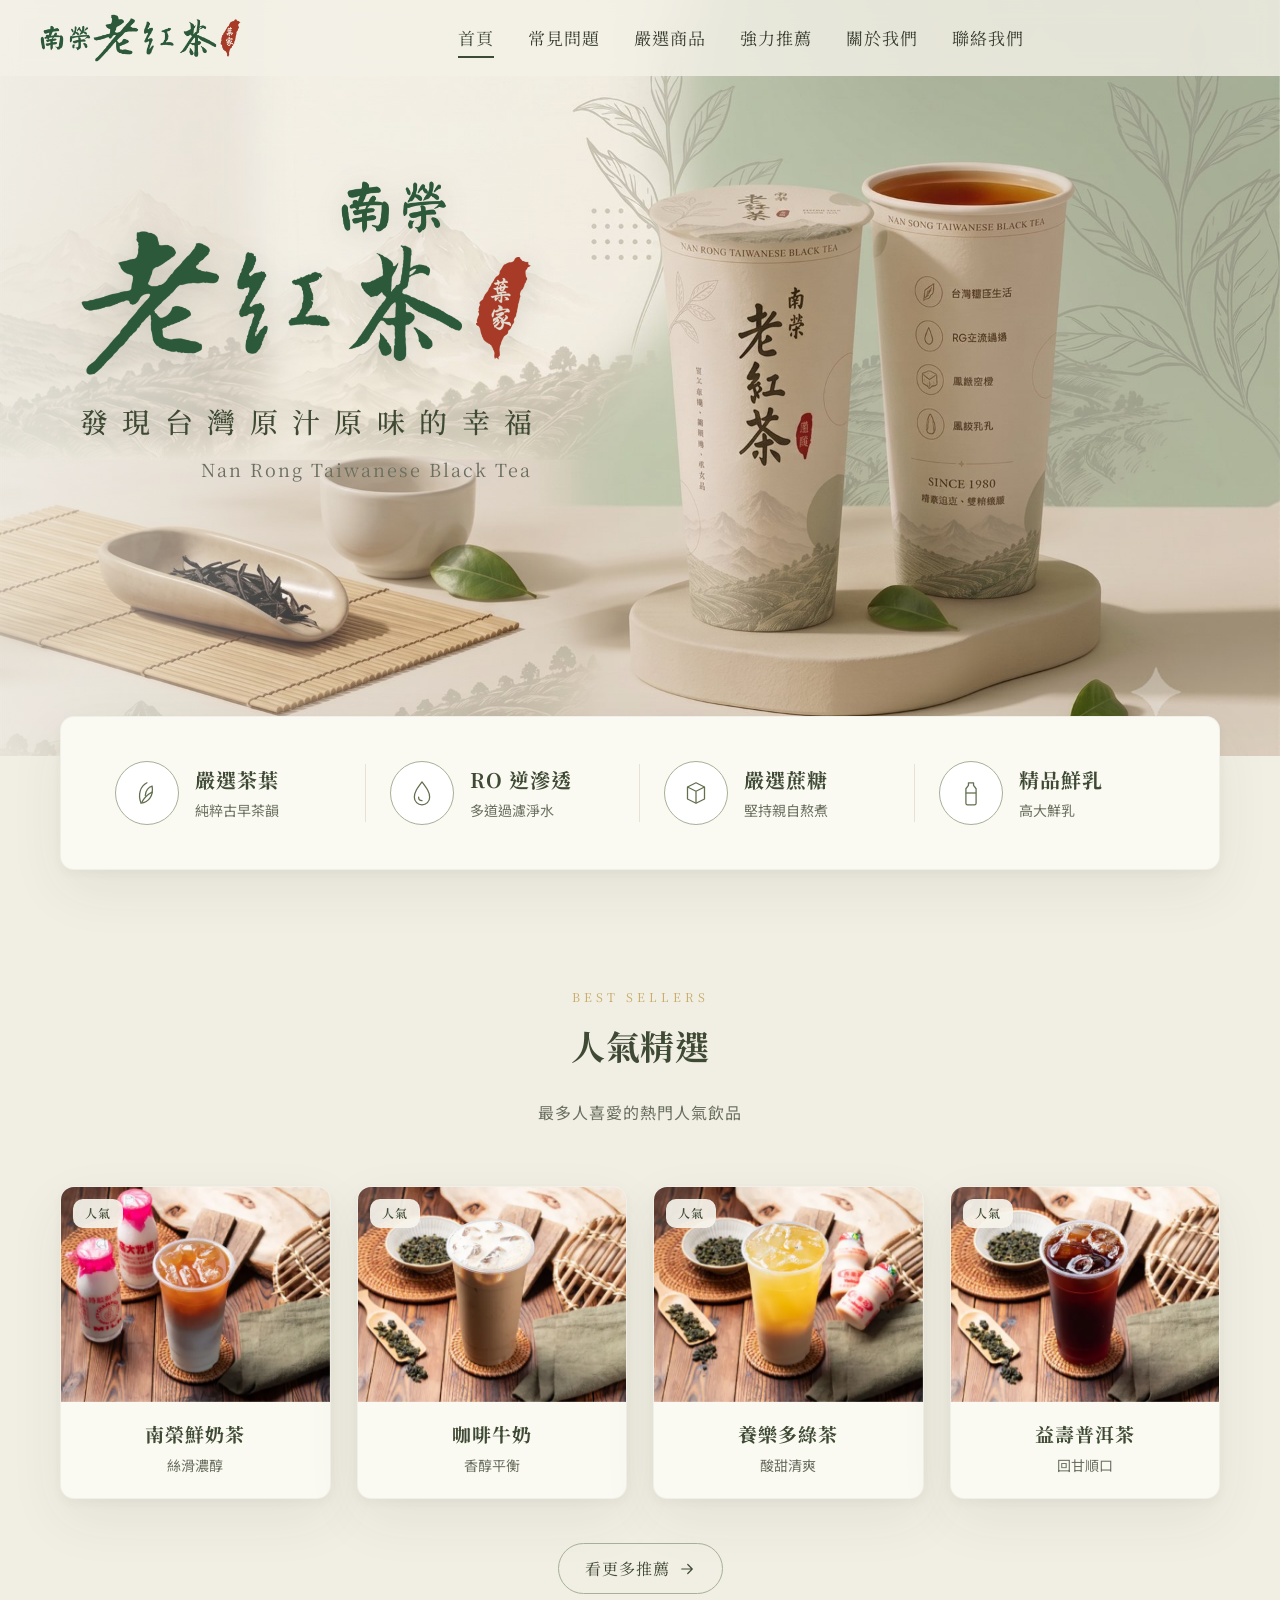
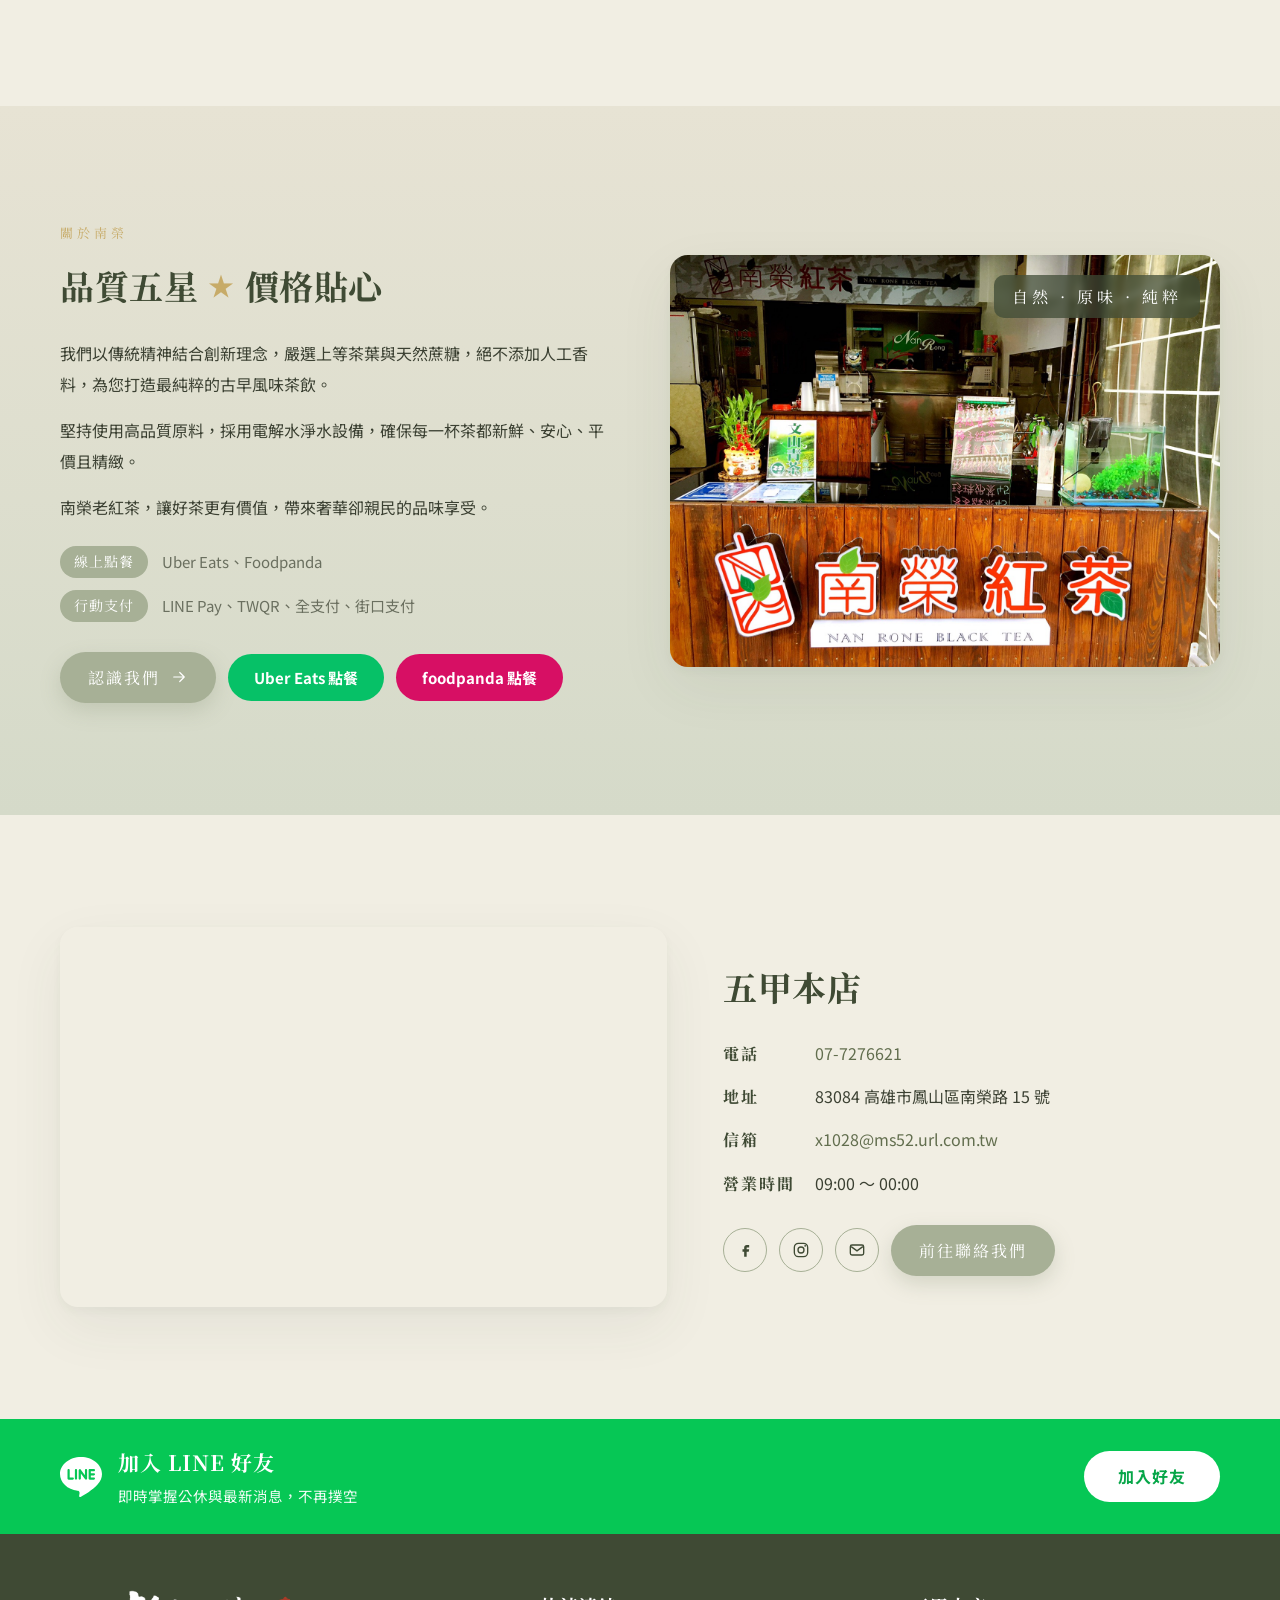
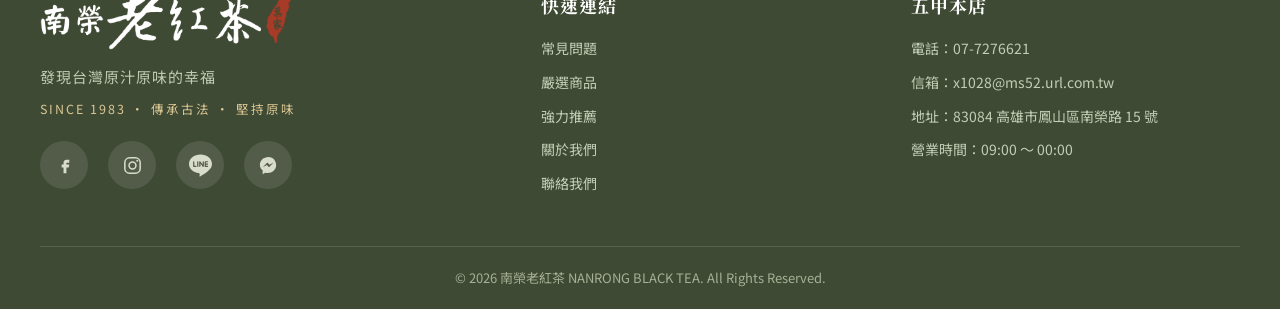
<file: index.html>
<!DOCTYPE html>
<html lang="zh-Hant">
<head>
  <meta charset="UTF-8">
  <meta name="viewport" content="width=device-width, initial-scale=1.0">
  <title>南榮老紅茶 | 發現台灣原汁原味的幸福</title>
  <meta name="description" content="南榮老紅茶 - 40年老店，古早味紅茶，堅持傳統工法，嚴選上等好茶，用心製作精品茶飲。五甲本店位於高雄市鳳山區南榮路15號。">
  <link rel="icon" href="images/logo.svg">
  <link rel="canonical" href="https://www.nanrongtea.com.tw/">
  <!-- Open Graph / 社群分享 -->
  <meta property="og:type" content="website">
  <meta property="og:site_name" content="南榮老紅茶">
  <meta property="og:locale" content="zh_TW">
  <meta property="og:title" content="南榮老紅茶 | 發現台灣原汁原味的幸福">
  <meta property="og:description" content="40年老店，古早味紅茶，堅持傳統工法，嚴選上等好茶。五甲本店位於高雄市鳳山區南榮路15號。">
  <meta property="og:image" content="https://www.nanrongtea.com.tw/images/og-cover.jpg">
  <meta property="og:url" content="https://www.nanrongtea.com.tw/">
  <meta name="twitter:card" content="summary_large_image">
  <link rel="preconnect" href="https://fonts.googleapis.com">
  <link rel="preconnect" href="https://fonts.gstatic.com" crossorigin>
  <link href="https://fonts.googleapis.com/css2?family=Noto+Serif+TC:wght@400;500;600;700;900&family=Noto+Sans+TC:wght@300;400;500;700&display=swap" rel="stylesheet">
  <link rel="stylesheet" href="css/style.css">
  <!-- 結構化資料 / Google 商家 -->
  <script type="application/ld+json">
  {
    "@context": "https://schema.org",
    "@type": "CafeOrCoffeeShop",
    "name": "南榮老紅茶",
    "alternateName": "南榮紅茶 五甲本店",
    "description": "40年老店，古早味紅茶，堅持傳統工法，嚴選上等好茶，用心製作精品茶飲。",
    "url": "https://www.nanrongtea.com.tw/",
    "logo": "https://www.nanrongtea.com.tw/images/logo-official.png",
    "image": "https://www.nanrongtea.com.tw/images/og-cover.jpg",
    "telephone": "+886-7-727-6621",
    "email": "x1028@ms52.url.com.tw",
    "priceRange": "$",
    "servesCuisine": "茶飲",
    "foundingDate": "1983",
    "address": {
      "@type": "PostalAddress",
      "streetAddress": "南榮路15號",
      "addressLocality": "鳳山區",
      "addressRegion": "高雄市",
      "postalCode": "83084",
      "addressCountry": "TW"
    },
    "geo": {
      "@type": "GeoCoordinates",
      "latitude": 22.5991294,
      "longitude": 120.3325531
    },
    "openingHoursSpecification": {
      "@type": "OpeningHoursSpecification",
      "dayOfWeek": ["Monday","Tuesday","Wednesday","Thursday","Friday","Saturday","Sunday"],
      "opens": "09:00",
      "closes": "00:00"
    },
    "sameAs": [
      "https://www.facebook.com/profile.php?id=61574625446759",
      "https://www.instagram.com/nan.rong.black.tea/"
    ]
  }
  </script>
</head>
<body>

  <div id="site-header"></div>

  <!-- ===== Hero（滿版主視覺）===== -->
  <section class="hero" id="home">
    <div class="hero-inner">
      <div class="hero-copy">
        <div class="hero-title">
          <img src="images/hero-vertical.png" alt="南榮老紅茶" class="hero-title-img">
        </div>
        <p class="hero-slogan">發現台灣原汁原味的幸福</p>
        <p class="hero-en">Nan Rong Taiwanese Black Tea</p>
      </div>
    </div>
  </section>

  <!-- ===== Features（四大堅持，呼應杯身）===== -->
  <section class="features">
    <div class="features-card">
      <div class="feature">
        <span class="feature-icon">
          <svg viewBox="0 0 40 40" width="34" height="34"><path d="M20 8C12 12 9 22 13 32c9-1 15-9 13-20-4 1-8 5-8 11" fill="none" stroke="currentColor" stroke-width="1.5" stroke-linecap="round"/><path d="M14 31c3-6 8-10 12-12" fill="none" stroke="currentColor" stroke-width="1.5" stroke-linecap="round"/></svg>
        </span>
        <div class="feature-text">
          <h3>嚴選茶葉</h3>
          <p>純粹古早茶韻</p>
        </div>
      </div>
      <div class="feature">
        <span class="feature-icon">
          <svg viewBox="0 0 40 40" width="34" height="34"><path d="M20 7c6 8 9 12 9 18a9 9 0 0 1-18 0c0-6 3-10 9-18z" fill="none" stroke="currentColor" stroke-width="1.5" stroke-linejoin="round"/><path d="M16 25a4 4 0 0 0 4 4" fill="none" stroke="currentColor" stroke-width="1.5" stroke-linecap="round"/></svg>
        </span>
        <div class="feature-text">
          <h3>RO 逆滲透</h3>
          <p>多道過濾淨水</p>
        </div>
      </div>
      <div class="feature">
        <span class="feature-icon">
          <svg viewBox="0 0 40 40" width="34" height="34"><path d="M20 8l10 5v14l-10 5-10-5V13z" fill="none" stroke="currentColor" stroke-width="1.5" stroke-linejoin="round"/><path d="M10 13l10 5 10-5M20 18v14" fill="none" stroke="currentColor" stroke-width="1.5" stroke-linejoin="round"/></svg>
        </span>
        <div class="feature-text">
          <h3>嚴選蔗糖</h3>
          <p>堅持親自熬煮</p>
        </div>
      </div>
      <div class="feature">
        <span class="feature-icon">
          <svg viewBox="0 0 40 40" width="34" height="34"><path d="M17 8h6v3l3 4v17a2 2 0 0 1-2 2H16a2 2 0 0 1-2-2V15l3-4z" fill="none" stroke="currentColor" stroke-width="1.5" stroke-linejoin="round"/><path d="M14 20h12" fill="none" stroke="currentColor" stroke-width="1.5"/></svg>
        </span>
        <div class="feature-text">
          <h3>精品鮮乳</h3>
          <p>高大鮮乳</p>
        </div>
      </div>
    </div>
  </section>

  <!-- ===== 人氣精選（兩大平台整合）===== -->
  <section class="ranking">
    <div class="section-head">
      <span class="section-eyebrow">Best Sellers</span>
      <h2 class="section-title center">人氣精選</h2>
      <p class="section-desc">最多人喜愛的熱門人氣飲品</p>
    </div>
    <div class="pop-grid">
      <div class="pop-card"><div class="pop-img"><img src="images/fp-milktea.jpg" alt="南榮鮮奶茶"><span class="pop-tag">人氣</span></div><h3>南榮鮮奶茶</h3><p>絲滑濃醇</p></div>
      <div class="pop-card"><div class="pop-img"><img src="images/fp-coffee.jpg" alt="咖啡牛奶"><span class="pop-tag">人氣</span></div><h3>咖啡牛奶</h3><p>香醇平衡</p></div>
      <div class="pop-card"><div class="pop-img"><img src="images/fp-yakult.jpg" alt="養樂多綠茶"><span class="pop-tag">人氣</span></div><h3>養樂多綠茶</h3><p>酸甜清爽</p></div>
      <div class="pop-card"><div class="pop-img"><img src="images/fp-puer.jpg" alt="益壽普洱茶"><span class="pop-tag">人氣</span></div><h3>益壽普洱茶</h3><p>回甘順口</p></div>
    </div>
    <div class="section-cta">
      <a href="recommend.html" class="btn-outline">看更多推薦
        <svg viewBox="0 0 24 24" width="18" height="18" aria-hidden="true"><path d="M5 12h14M13 6l6 6-6 6" fill="none" stroke="currentColor" stroke-width="1.6" stroke-linecap="round" stroke-linejoin="round"/></svg>
      </a>
    </div>
  </section>

  <!-- ===== About / 品牌故事 (teaser) ===== -->
  <section class="about">
    <div class="about-inner">
      <div class="about-text">
        <span class="about-eyebrow">關於南榮</span>
        <h2 class="section-title">品質五星 <span class="star">★</span> 價格貼心</h2>
        <p>我們以傳統精神結合創新理念，嚴選上等茶葉與天然蔗糖，絕不添加人工香料，為您打造最純粹的古早風味茶飲。</p>
        <p>堅持使用高品質原料，採用電解水淨水設備，確保每一杯茶都新鮮、安心、平價且精緻。</p>
        <p>南榮老紅茶，讓好茶更有價值，帶來奢華卻親民的品味享受。</p>
        <ul class="about-services">
          <li><span>線上點餐</span>Uber Eats、Foodpanda</li>
          <li><span>行動支付</span>LINE Pay、TWQR、全支付、街口支付</li>
        </ul>
        <div class="about-actions">
          <a href="about.html" class="btn-explore btn-explore--sm">
            認識我們
            <svg viewBox="0 0 24 24" width="18" height="18" aria-hidden="true"><path d="M5 12h14M13 6l6 6-6 6" fill="none" stroke="currentColor" stroke-width="1.6" stroke-linecap="round" stroke-linejoin="round"/></svg>
          </a>
          <a href="https://www.ubereats.com/tw/store/%E5%8D%97%E6%A6%AE%E7%B4%85%E8%8C%B6-%E4%BA%94%E7%94%B2%E5%BA%97/UmWI0GgfVDGn7xZQJT33sA?diningMode=DELIVERY" target="_blank" rel="noopener" class="order-btn order-btn--ue">Uber Eats 點餐</a>
          <a href="https://www.foodpanda.com.tw/restaurant/xrpn/nan-rong-lao-hong-cha-feng-shan-nan-rong-dian" target="_blank" rel="noopener" class="order-btn order-btn--fp">foodpanda 點餐</a>
        </div>
      </div>
      <div class="about-media">
        <img src="images/store-front.jpg" alt="南榮老紅茶 五甲本店門市">
        <span class="about-badge">自然 · 原味 · 純粹</span>
      </div>
    </div>
  </section>

  <!-- ===== 門市資訊 / 聯絡我們 (teaser) ===== -->
  <section class="contact-section" id="contact">
    <div class="contact-inner">
      <div class="contact-map">
        <iframe
          title="南榮老紅茶 五甲本店地圖"
          src="https://www.google.com/maps?q=南榮紅茶+高雄市鳳山區南榮路15號&output=embed"
          loading="lazy" referrerpolicy="no-referrer-when-downgrade"></iframe>
      </div>
      <div class="contact-info">
        <h2 class="section-title">五甲本店</h2>
        <ul class="contact-list">
          <li><span>電話</span><a href="tel:077276621">07-7276621</a></li>
          <li><span>地址</span>83084 高雄市鳳山區南榮路 15 號</li>
          <li><span>信箱</span><a href="mailto:x1028@ms52.url.com.tw">x1028@ms52.url.com.tw</a></li>
          <li><span>營業時間</span>09:00 ～ 00:00</li>
        </ul>
        <div class="contact-social">
          <a href="https://www.facebook.com/profile.php?id=61574625446759" target="_blank" rel="noopener" aria-label="Facebook" class="social-btn"><svg viewBox="0 0 24 24" width="20" height="20"><path d="M14 9h3V6h-3c-1.7 0-3 1.3-3 3v2H9v3h2v6h3v-6h2.5l.5-3H14V9.5c0-.3.2-.5.5-.5z" fill="currentColor"/></svg></a>
          <a href="https://www.instagram.com/nan.rong.black.tea/" target="_blank" rel="noopener" aria-label="Instagram" class="social-btn"><svg viewBox="0 0 24 24" width="20" height="20"><rect x="4" y="4" width="16" height="16" rx="5" fill="none" stroke="currentColor" stroke-width="1.6"/><circle cx="12" cy="12" r="3.6" fill="none" stroke="currentColor" stroke-width="1.6"/><circle cx="17" cy="7" r="1.1" fill="currentColor"/></svg></a>
          <a href="mailto:x1028@ms52.url.com.tw" aria-label="Email" class="social-btn"><svg viewBox="0 0 24 24" width="20" height="20"><rect x="4" y="6" width="16" height="12" rx="2" fill="none" stroke="currentColor" stroke-width="1.6"/><path d="M5 8l7 5 7-5" fill="none" stroke="currentColor" stroke-width="1.6"/></svg></a>
          <a href="contact.html" class="btn-explore btn-explore--sm">前往聯絡我們</a>
        </div>
      </div>
    </div>
  </section>

  <!-- ===== LINE CTA 橫幅 ===== -->
  <section class="line-cta">
    <div class="line-cta-inner">
      <span class="line-cta-brand">
        <svg viewBox="0 0 24 24" width="42" height="42" aria-hidden="true" fill="#fff"><path fill-rule="evenodd" d="M19.365 9.863c.349 0 .63.285.63.631 0 .345-.281.63-.63.63H17.61v1.125h1.755c.349 0 .63.283.63.63 0 .344-.281.629-.63.629h-2.386c-.345 0-.627-.285-.627-.629V8.108c0-.345.282-.63.63-.63h2.386c.346 0 .627.285.627.63 0 .349-.281.63-.63.63H17.61v1.125h1.755zm-3.855 3.016c0 .27-.174.51-.432.596-.064.021-.133.031-.199.031-.211 0-.391-.09-.51-.25l-2.443-3.317v2.94c0 .344-.279.629-.631.629-.346 0-.626-.285-.626-.629V8.108c0-.27.173-.51.43-.595.06-.023.136-.033.194-.033.195 0 .375.104.495.254l2.462 3.33V8.108c0-.345.282-.63.63-.63.345 0 .63.285.63.63v4.771zm-5.741 0c0 .344-.282.629-.631.629-.345 0-.627-.285-.627-.629V8.108c0-.345.282-.63.63-.63.346 0 .628.285.628.63v4.771zm-2.466.629H4.917c-.345 0-.63-.285-.63-.629V8.108c0-.345.285-.63.63-.63.348 0 .63.285.63.63v4.141h1.756c.348 0 .629.283.629.63 0 .344-.282.629-.629.629M24 10.314C24 4.943 18.615.572 12 .572S0 4.943 0 10.314c0 4.811 4.27 8.842 10.035 9.608.391.082.923.258 1.058.59.12.301.079.766.038 1.08l-.164 1.02c-.045.301-.24 1.186 1.049.645 1.291-.539 6.916-4.078 9.436-6.975C23.176 14.393 24 12.458 24 10.314" /></svg>
        <span class="line-cta-text">
          <b>加入 LINE 好友</b>
          <em>即時掌握公休與最新消息，不再撲空</em>
        </span>
      </span>
      <a href="https://line.me/R/ti/p/@fdi7146q" target="_blank" rel="noopener" class="line-cta-btn">加入好友</a>
    </div>
  </section>

  <div id="site-footer"></div>

  <script src="js/layout.js"></script>
  <script src="js/main.js"></script>
</body>
</html>
</file>
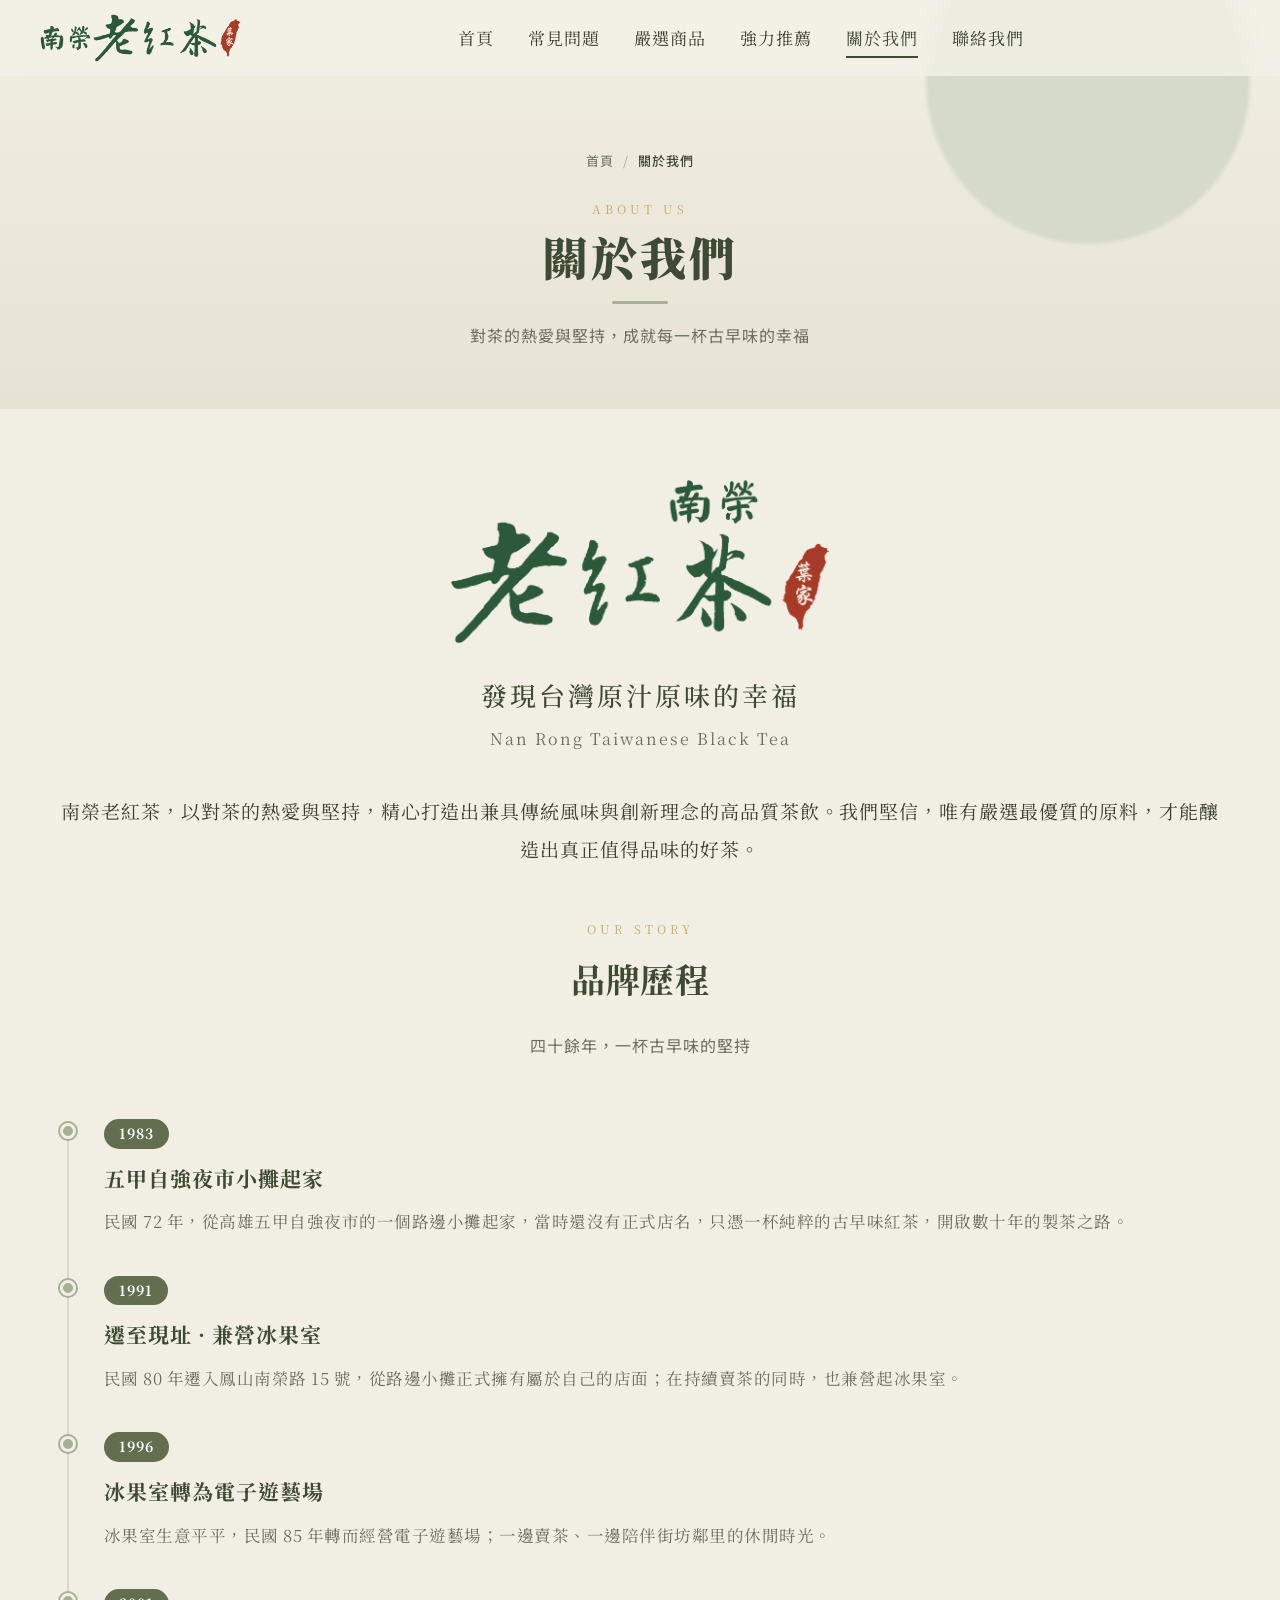
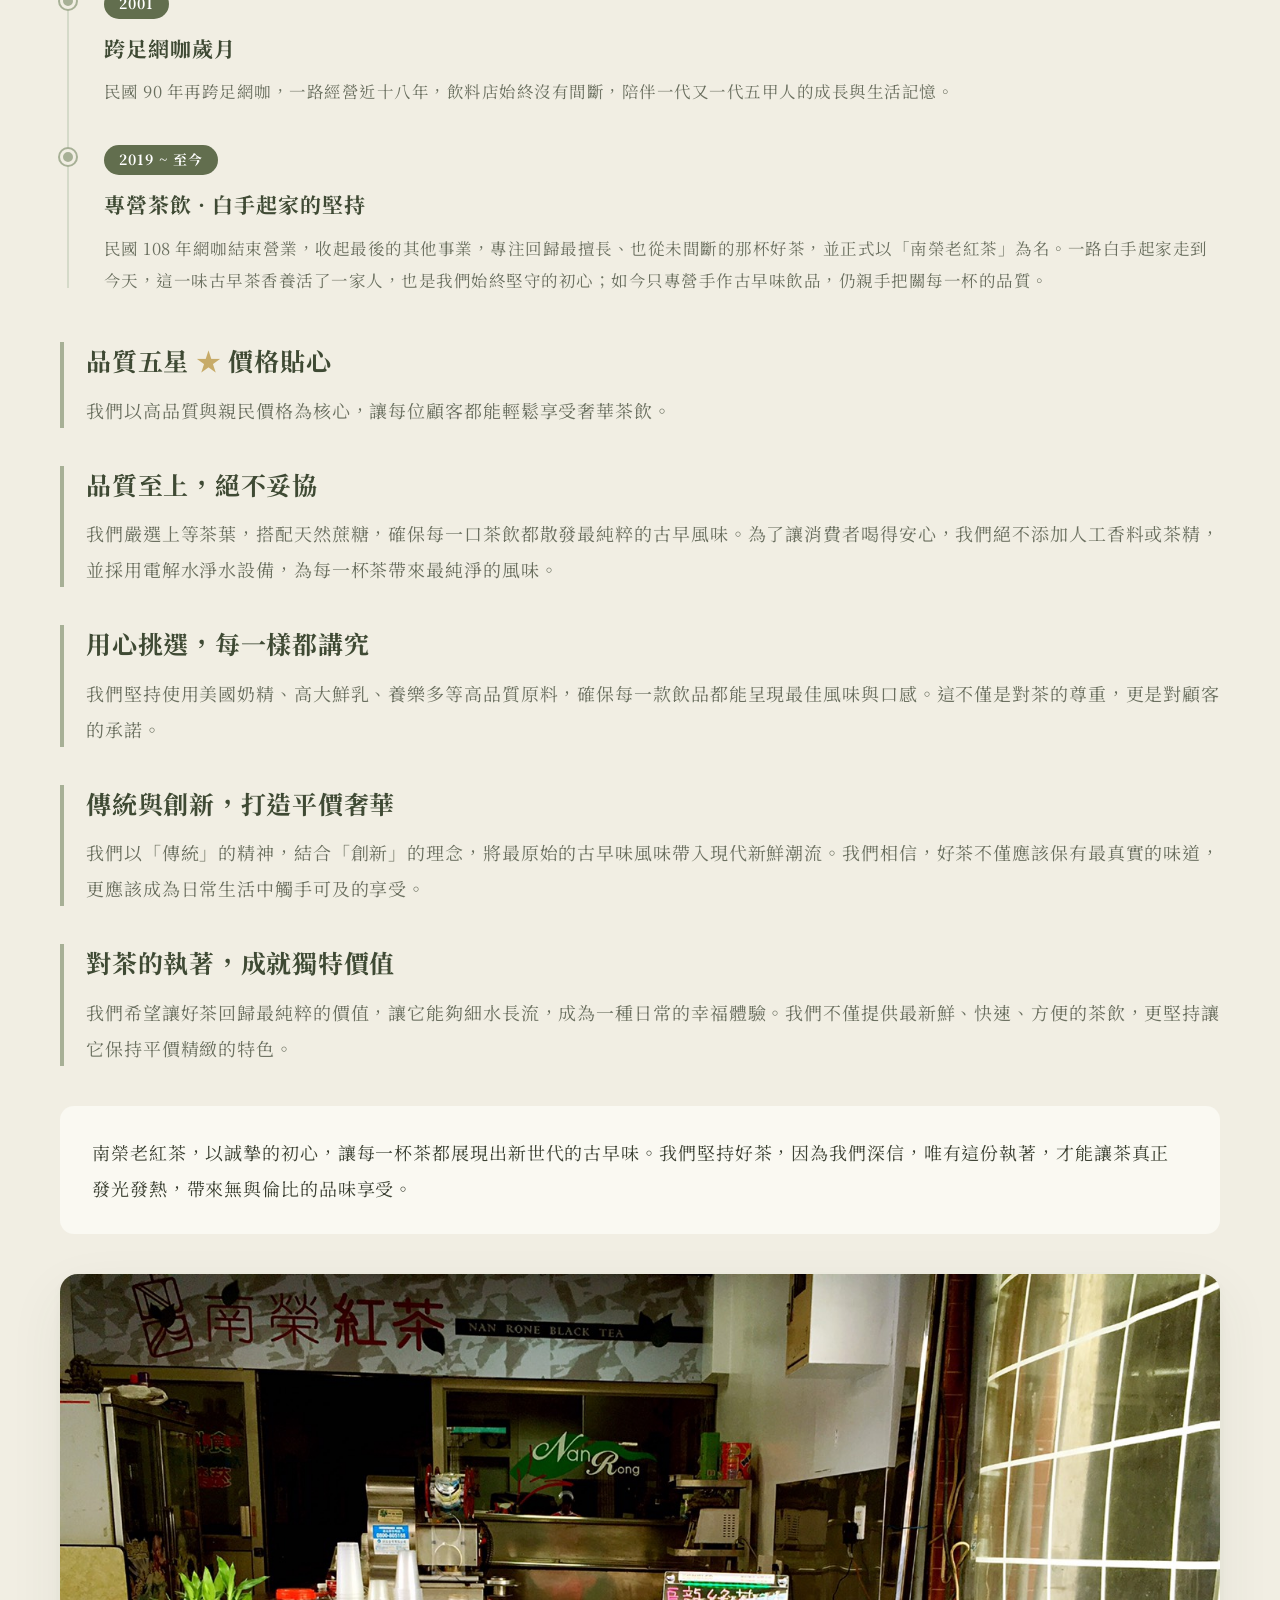
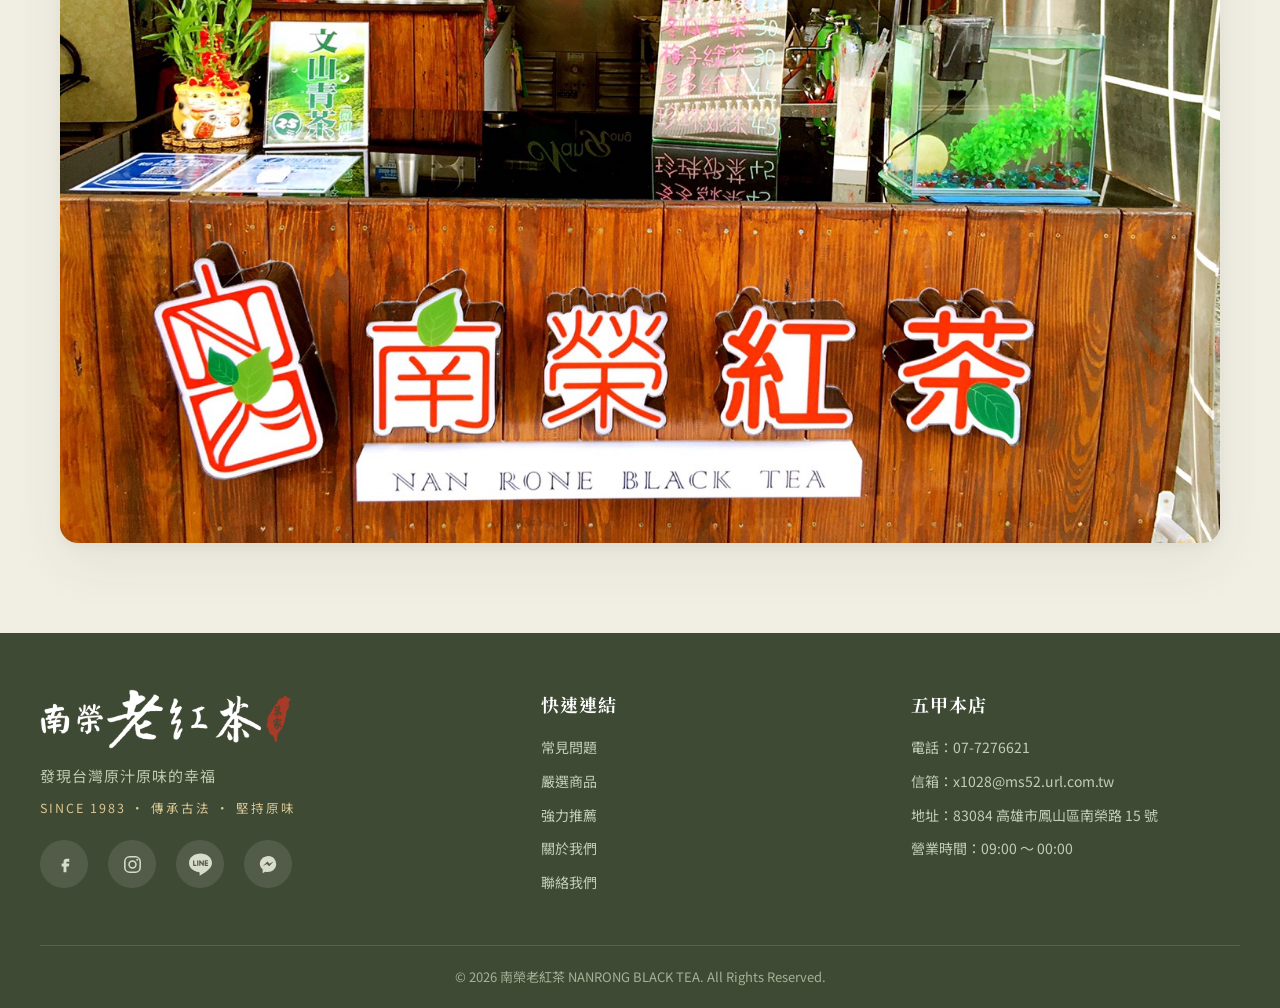
<file: about.html>
<!DOCTYPE html>
<html lang="zh-Hant">
<head>
  <meta charset="UTF-8">
  <meta name="viewport" content="width=device-width, initial-scale=1.0">
  <title>關於我們 | 南榮老紅茶</title>
  <meta name="description" content="南榮老紅茶，以對茶的熱愛與堅持，打造兼具傳統風味與創新理念的高品質茶飲。品質至上、用心挑選、傳統與創新，打造平價奢華的古早味。">
  <link rel="icon" href="images/logo.svg">
  <link rel="canonical" href="https://www.nanrongtea.com.tw/about.html">
  <!-- Open Graph / 社群分享 -->
  <meta property="og:type" content="website">
  <meta property="og:site_name" content="南榮老紅茶">
  <meta property="og:locale" content="zh_TW">
  <meta property="og:title" content="關於我們 | 南榮老紅茶">
  <meta property="og:description" content="以對茶的熱愛與堅持，打造兼具傳統風味與創新理念的高品質茶飲，成就每一杯古早味的幸福。">
  <meta property="og:image" content="https://www.nanrongtea.com.tw/images/og-cover.jpg">
  <meta property="og:url" content="https://www.nanrongtea.com.tw/about.html">
  <meta name="twitter:card" content="summary_large_image">
  <link rel="preconnect" href="https://fonts.googleapis.com">
  <link rel="preconnect" href="https://fonts.gstatic.com" crossorigin>
  <link href="https://fonts.googleapis.com/css2?family=Noto+Serif+TC:wght@400;500;600;700;900&family=Noto+Sans+TC:wght@300;400;500;700&display=swap" rel="stylesheet">
  <link rel="stylesheet" href="css/style.css">
  <script type="application/ld+json">
  {"@context":"https://schema.org","@type":"BreadcrumbList","itemListElement":[
    {"@type":"ListItem","position":1,"name":"首頁","item":"https://www.nanrongtea.com.tw/"},
    {"@type":"ListItem","position":2,"name":"關於我們","item":"https://www.nanrongtea.com.tw/about.html"}
  ]}
  </script>
</head>
<body>

  <div id="site-header"></div>

  <section class="page-banner">
    <div class="banner-inner">
      <nav class="breadcrumb" aria-label="breadcrumb">
        <a href="index.html">首頁</a><span class="sep">/</span><span aria-current="page">關於我們</span>
      </nav>
      <span class="banner-eyebrow">About Us</span>
      <h1 class="banner-title">關於我們</h1>
      <p class="banner-sub">對茶的熱愛與堅持，成就每一杯古早味的幸福</p>
    </div>
  </section>

  <section class="about-page">
    <div class="ap-inner">
      <div class="ap-logo">
        <img src="images/hero-vertical.png" alt="南榮老紅茶">
        <p class="ap-slogan">發現台灣原汁原味的幸福</p>
        <p class="ap-en">Nan Rong Taiwanese Black Tea</p>
      </div>

      <p class="ap-lead">南榮老紅茶，以對茶的熱愛與堅持，精心打造出兼具傳統風味與創新理念的高品質茶飲。我們堅信，唯有嚴選最優質的原料，才能釀造出真正值得品味的好茶。</p>

      <!-- ===== 品牌歷程 ===== -->
      <div class="ap-story">
        <div class="section-head">
          <span class="section-eyebrow">Our Story</span>
          <h2 class="section-title center">品牌歷程</h2>
          <p class="section-desc">四十餘年，一杯古早味的堅持</p>
        </div>
        <ol class="timeline">
          <li class="tl-item">
            <span class="tl-dot"></span>
            <div class="tl-body">
              <span class="tl-year">1983</span>
              <h3>五甲自強夜市小攤起家</h3>
              <p>民國 72 年，從高雄五甲自強夜市的一個路邊小攤起家，當時還沒有正式店名，只憑一杯純粹的古早味紅茶，開啟數十年的製茶之路。</p>
            </div>
          </li>
          <li class="tl-item">
            <span class="tl-dot"></span>
            <div class="tl-body">
              <span class="tl-year">1991</span>
              <h3>遷至現址 · 兼營冰果室</h3>
              <p>民國 80 年遷入鳳山南榮路 15 號，從路邊小攤正式擁有屬於自己的店面；在持續賣茶的同時，也兼營起冰果室。</p>
            </div>
          </li>
          <li class="tl-item">
            <span class="tl-dot"></span>
            <div class="tl-body">
              <span class="tl-year">1996</span>
              <h3>冰果室轉為電子遊藝場</h3>
              <p>冰果室生意平平，民國 85 年轉而經營電子遊藝場；一邊賣茶、一邊陪伴街坊鄰里的休閒時光。</p>
            </div>
          </li>
          <li class="tl-item">
            <span class="tl-dot"></span>
            <div class="tl-body">
              <span class="tl-year">2001</span>
              <h3>跨足網咖歲月</h3>
              <p>民國 90 年再跨足網咖，一路經營近十八年，飲料店始終沒有間斷，陪伴一代又一代五甲人的成長與生活記憶。</p>
            </div>
          </li>
          <li class="tl-item">
            <span class="tl-dot"></span>
            <div class="tl-body">
              <span class="tl-year">2019 ~ 至今</span>
              <h3>專營茶飲 · 白手起家的堅持</h3>
              <p>民國 108 年網咖結束營業，收起最後的其他事業，專注回歸最擅長、也從未間斷的那杯好茶，並正式以「南榮老紅茶」為名。一路白手起家走到今天，這一味古早茶香養活了一家人，也是我們始終堅守的初心；如今只專營手作古早味飲品，仍親手把關每一杯的品質。</p>
            </div>
          </li>
        </ol>
      </div>

      <div class="ap-block">
        <h2>品質五星 <span class="star">★</span> 價格貼心</h2>
        <p>我們以高品質與親民價格為核心，讓每位顧客都能輕鬆享受奢華茶飲。</p>
      </div>

      <div class="ap-block">
        <h2>品質至上，絕不妥協</h2>
        <p>我們嚴選上等茶葉，搭配天然蔗糖，確保每一口茶飲都散發最純粹的古早風味。為了讓消費者喝得安心，我們絕不添加人工香料或茶精，並採用電解水淨水設備，為每一杯茶帶來最純淨的風味。</p>
      </div>

      <div class="ap-block">
        <h2>用心挑選，每一樣都講究</h2>
        <p>我們堅持使用美國奶精、高大鮮乳、養樂多等高品質原料，確保每一款飲品都能呈現最佳風味與口感。這不僅是對茶的尊重，更是對顧客的承諾。</p>
      </div>

      <div class="ap-block">
        <h2>傳統與創新，打造平價奢華</h2>
        <p>我們以「傳統」的精神，結合「創新」的理念，將最原始的古早味風味帶入現代新鮮潮流。我們相信，好茶不僅應該保有最真實的味道，更應該成為日常生活中觸手可及的享受。</p>
      </div>

      <div class="ap-block">
        <h2>對茶的執著，成就獨特價值</h2>
        <p>我們希望讓好茶回歸最純粹的價值，讓它能夠細水長流，成為一種日常的幸福體驗。我們不僅提供最新鮮、快速、方便的茶飲，更堅持讓它保持平價精緻的特色。</p>
      </div>

      <p class="ap-closing">南榮老紅茶，以誠摯的初心，讓每一杯茶都展現出新世代的古早味。我們堅持好茶，因為我們深信，唯有這份執著，才能讓茶真正發光發熱，帶來無與倫比的品味享受。</p>

      <div class="ap-photo">
        <img src="images/store-front.jpg" alt="南榮老紅茶 五甲本店門市">
      </div>
    </div>
  </section>

  <div id="site-footer"></div>

  <script src="js/layout.js"></script>
  <script src="js/main.js"></script>
</body>
</html>
</file>
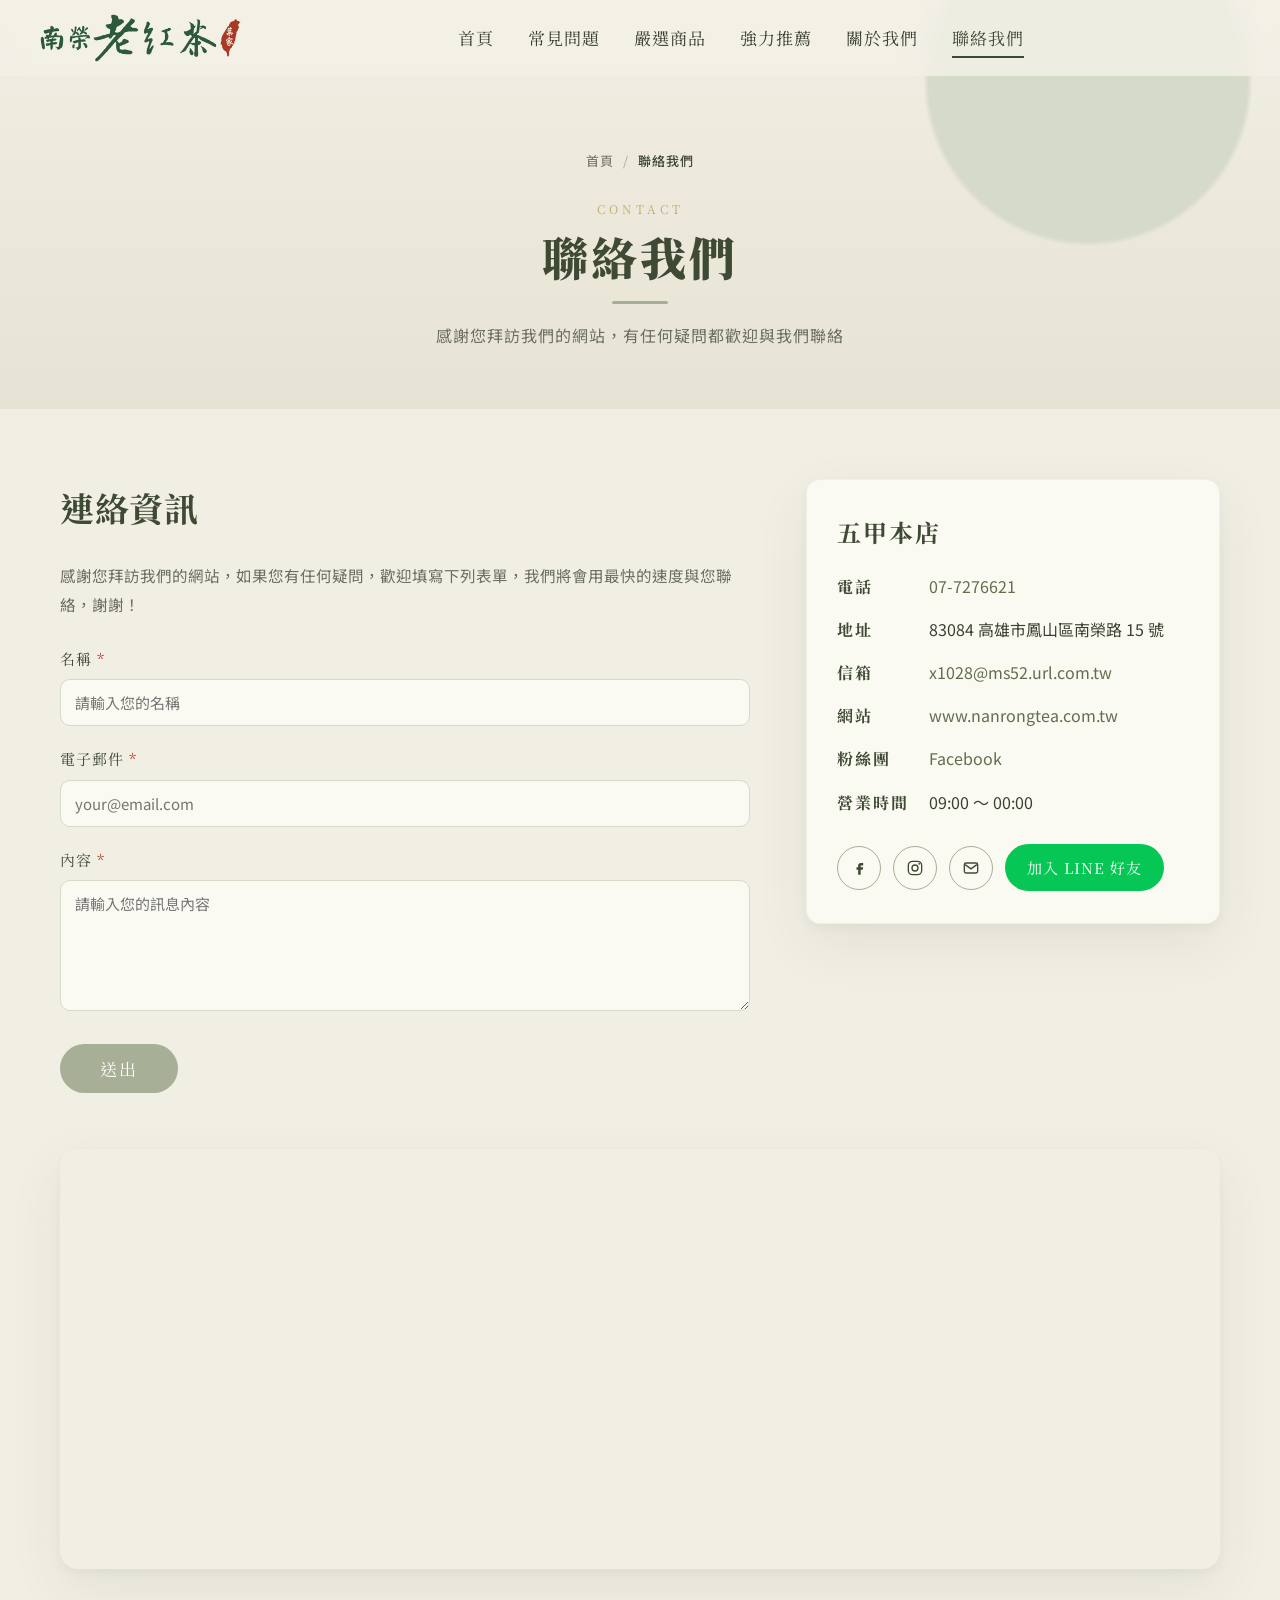
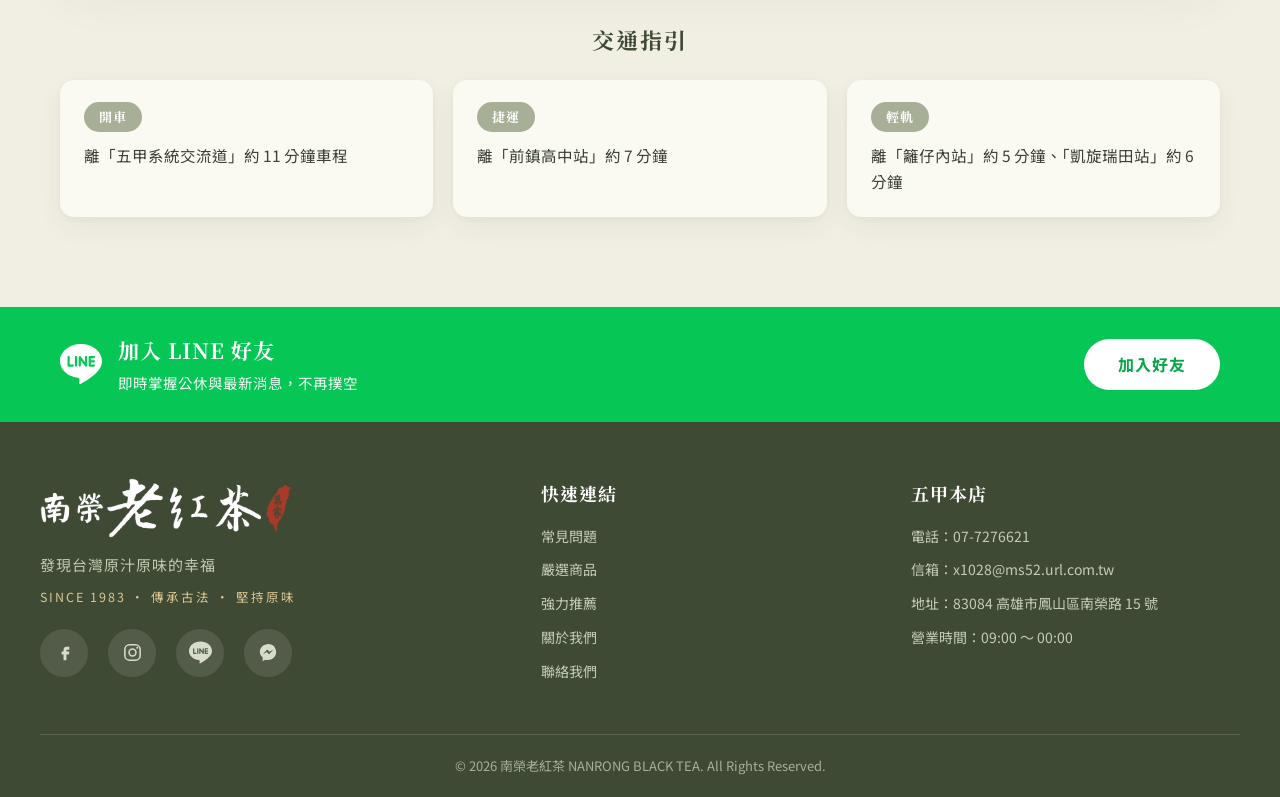
<file: contact.html>
<!DOCTYPE html>
<html lang="zh-Hant">
<head>
  <meta charset="UTF-8">
  <meta name="viewport" content="width=device-width, initial-scale=1.0">
  <title>聯絡我們 | 南榮老紅茶</title>
  <meta name="description" content="南榮老紅茶 五甲本店。電話 07-7276621，地址 83084 高雄市鳳山區南榮路15號，營業時間 09:00~00:00。歡迎來電或填寫表單與我們聯絡。">
  <link rel="icon" href="images/logo.svg">
  <link rel="canonical" href="https://www.nanrongtea.com.tw/contact.html">
  <!-- Open Graph / 社群分享 -->
  <meta property="og:type" content="website">
  <meta property="og:site_name" content="南榮老紅茶">
  <meta property="og:locale" content="zh_TW">
  <meta property="og:title" content="聯絡我們 | 南榮老紅茶">
  <meta property="og:description" content="五甲本店：高雄市鳳山區南榮路15號，電話 07-7276621，營業時間 09:00～00:00。歡迎來電或填表聯絡。">
  <meta property="og:image" content="https://www.nanrongtea.com.tw/images/og-cover.jpg">
  <meta property="og:url" content="https://www.nanrongtea.com.tw/contact.html">
  <meta name="twitter:card" content="summary_large_image">
  <link rel="preconnect" href="https://fonts.googleapis.com">
  <link rel="preconnect" href="https://fonts.gstatic.com" crossorigin>
  <link href="https://fonts.googleapis.com/css2?family=Noto+Serif+TC:wght@400;500;600;700;900&family=Noto+Sans+TC:wght@300;400;500;700&display=swap" rel="stylesheet">
  <link rel="stylesheet" href="css/style.css">
  <script type="application/ld+json">
  {"@context":"https://schema.org","@type":"BreadcrumbList","itemListElement":[
    {"@type":"ListItem","position":1,"name":"首頁","item":"https://www.nanrongtea.com.tw/"},
    {"@type":"ListItem","position":2,"name":"聯絡我們","item":"https://www.nanrongtea.com.tw/contact.html"}
  ]}
  </script>
</head>
<body>

  <div id="site-header"></div>

  <section class="page-banner">
    <div class="banner-inner">
      <nav class="breadcrumb" aria-label="breadcrumb">
        <a href="index.html">首頁</a><span class="sep">/</span><span aria-current="page">聯絡我們</span>
      </nav>
      <span class="banner-eyebrow">Contact</span>
      <h1 class="banner-title">聯絡我們</h1>
      <p class="banner-sub">感謝您拜訪我們的網站，有任何疑問都歡迎與我們聯絡</p>
    </div>
  </section>

  <section class="contact-page">
    <div class="cp-inner">
      <div class="cp-form-wrap">
        <h2 class="section-title">連絡資訊</h2>
        <p class="cp-intro">感謝您拜訪我們的網站，如果您有任何疑問，歡迎填寫下列表單，我們將會用最快的速度與您聯絡，謝謝！</p>
        <form class="cp-form" id="contactForm">
          <div class="cp-row">
            <label>名稱 <span class="req">*</span>
              <input type="text" name="name" placeholder="請輸入您的名稱" required>
            </label>
          </div>
          <div class="cp-row">
            <label>電子郵件 <span class="req">*</span>
              <input type="email" name="email" placeholder="your@email.com" required>
            </label>
          </div>
          <div class="cp-row">
            <label>內容 <span class="req">*</span>
              <textarea name="message" rows="5" placeholder="請輸入您的訊息內容" required></textarea>
            </label>
          </div>
          <button type="submit" class="cp-submit">送出</button>
        </form>
      </div>

      <aside class="cp-info">
        <h3 class="cp-store">五甲本店</h3>
        <ul class="contact-list">
          <li><span>電話</span><a href="tel:077276621">07-7276621</a></li>
          <li><span>地址</span>83084 高雄市鳳山區南榮路 15 號</li>
          <li><span>信箱</span><a href="mailto:x1028@ms52.url.com.tw">x1028@ms52.url.com.tw</a></li>
          <li><span>網站</span><a href="https://www.nanrongtea.com.tw" target="_blank" rel="noopener">www.nanrongtea.com.tw</a></li>
          <li><span>粉絲團</span><a href="https://www.facebook.com/profile.php?id=61574625446759" target="_blank" rel="noopener">Facebook</a></li>
          <li><span>營業時間</span>09:00 ～ 00:00</li>
        </ul>
        <div class="contact-social">
          <a href="https://www.facebook.com/profile.php?id=61574625446759" target="_blank" rel="noopener" aria-label="Facebook" class="social-btn"><svg viewBox="0 0 24 24" width="20" height="20"><path d="M14 9h3V6h-3c-1.7 0-3 1.3-3 3v2H9v3h2v6h3v-6h2.5l.5-3H14V9.5c0-.3.2-.5.5-.5z" fill="currentColor"/></svg></a>
          <a href="https://www.instagram.com/nan.rong.black.tea/" target="_blank" rel="noopener" aria-label="Instagram" class="social-btn"><svg viewBox="0 0 24 24" width="20" height="20"><rect x="4" y="4" width="16" height="16" rx="5" fill="none" stroke="currentColor" stroke-width="1.6"/><circle cx="12" cy="12" r="3.6" fill="none" stroke="currentColor" stroke-width="1.6"/><circle cx="17" cy="7" r="1.1" fill="currentColor"/></svg></a>
          <a href="mailto:x1028@ms52.url.com.tw" aria-label="Email" class="social-btn"><svg viewBox="0 0 24 24" width="20" height="20"><rect x="4" y="6" width="16" height="12" rx="2" fill="none" stroke="currentColor" stroke-width="1.6"/><path d="M5 8l7 5 7-5" fill="none" stroke="currentColor" stroke-width="1.6"/></svg></a>
          <a href="https://line.me/R/ti/p/@fdi7146q" target="_blank" rel="noopener" class="line-btn">加入 LINE 好友</a>
        </div>
      </aside>
    </div>

    <div class="cp-map">
      <iframe
        title="南榮老紅茶 五甲本店地圖"
        src="https://www.google.com/maps?q=南榮紅茶+高雄市鳳山區南榮路15號&output=embed"
        loading="lazy" referrerpolicy="no-referrer-when-downgrade"></iframe>
    </div>

    <div class="cp-transit">
      <h3 class="cp-transit-title">交通指引</h3>
      <ul class="cp-transit-list">
        <li><span class="ct-tag">開車</span>離「五甲系統交流道」約 11 分鐘車程</li>
        <li><span class="ct-tag">捷運</span>離「前鎮高中站」約 7 分鐘</li>
        <li><span class="ct-tag">輕軌</span>離「籬仔內站」約 5 分鐘、「凱旋瑞田站」約 6 分鐘</li>
      </ul>
    </div>
  </section>

  <!-- ===== LINE CTA 橫幅 ===== -->
  <section class="line-cta">
    <div class="line-cta-inner">
      <span class="line-cta-brand">
        <svg viewBox="0 0 24 24" width="42" height="42" aria-hidden="true" fill="#fff"><path fill-rule="evenodd" d="M19.365 9.863c.349 0 .63.285.63.631 0 .345-.281.63-.63.63H17.61v1.125h1.755c.349 0 .63.283.63.63 0 .344-.281.629-.63.629h-2.386c-.345 0-.627-.285-.627-.629V8.108c0-.345.282-.63.63-.63h2.386c.346 0 .627.285.627.63 0 .349-.281.63-.63.63H17.61v1.125h1.755zm-3.855 3.016c0 .27-.174.51-.432.596-.064.021-.133.031-.199.031-.211 0-.391-.09-.51-.25l-2.443-3.317v2.94c0 .344-.279.629-.631.629-.346 0-.626-.285-.626-.629V8.108c0-.27.173-.51.43-.595.06-.023.136-.033.194-.033.195 0 .375.104.495.254l2.462 3.33V8.108c0-.345.282-.63.63-.63.345 0 .63.285.63.63v4.771zm-5.741 0c0 .344-.282.629-.631.629-.345 0-.627-.285-.627-.629V8.108c0-.345.282-.63.63-.63.346 0 .628.285.628.63v4.771zm-2.466.629H4.917c-.345 0-.63-.285-.63-.629V8.108c0-.345.285-.63.63-.63.348 0 .63.285.63.63v4.141h1.756c.348 0 .629.283.629.63 0 .344-.282.629-.629.629M24 10.314C24 4.943 18.615.572 12 .572S0 4.943 0 10.314c0 4.811 4.27 8.842 10.035 9.608.391.082.923.258 1.058.59.12.301.079.766.038 1.08l-.164 1.02c-.045.301-.24 1.186 1.049.645 1.291-.539 6.916-4.078 9.436-6.975C23.176 14.393 24 12.458 24 10.314" /></svg>
        <span class="line-cta-text">
          <b>加入 LINE 好友</b>
          <em>即時掌握公休與最新消息，不再撲空</em>
        </span>
      </span>
      <a href="https://line.me/R/ti/p/@fdi7146q" target="_blank" rel="noopener" class="line-cta-btn">加入好友</a>
    </div>
  </section>

  <div id="site-footer"></div>

  <script src="js/layout.js"></script>
  <script src="js/main.js"></script>
</body>
</html>
</file>
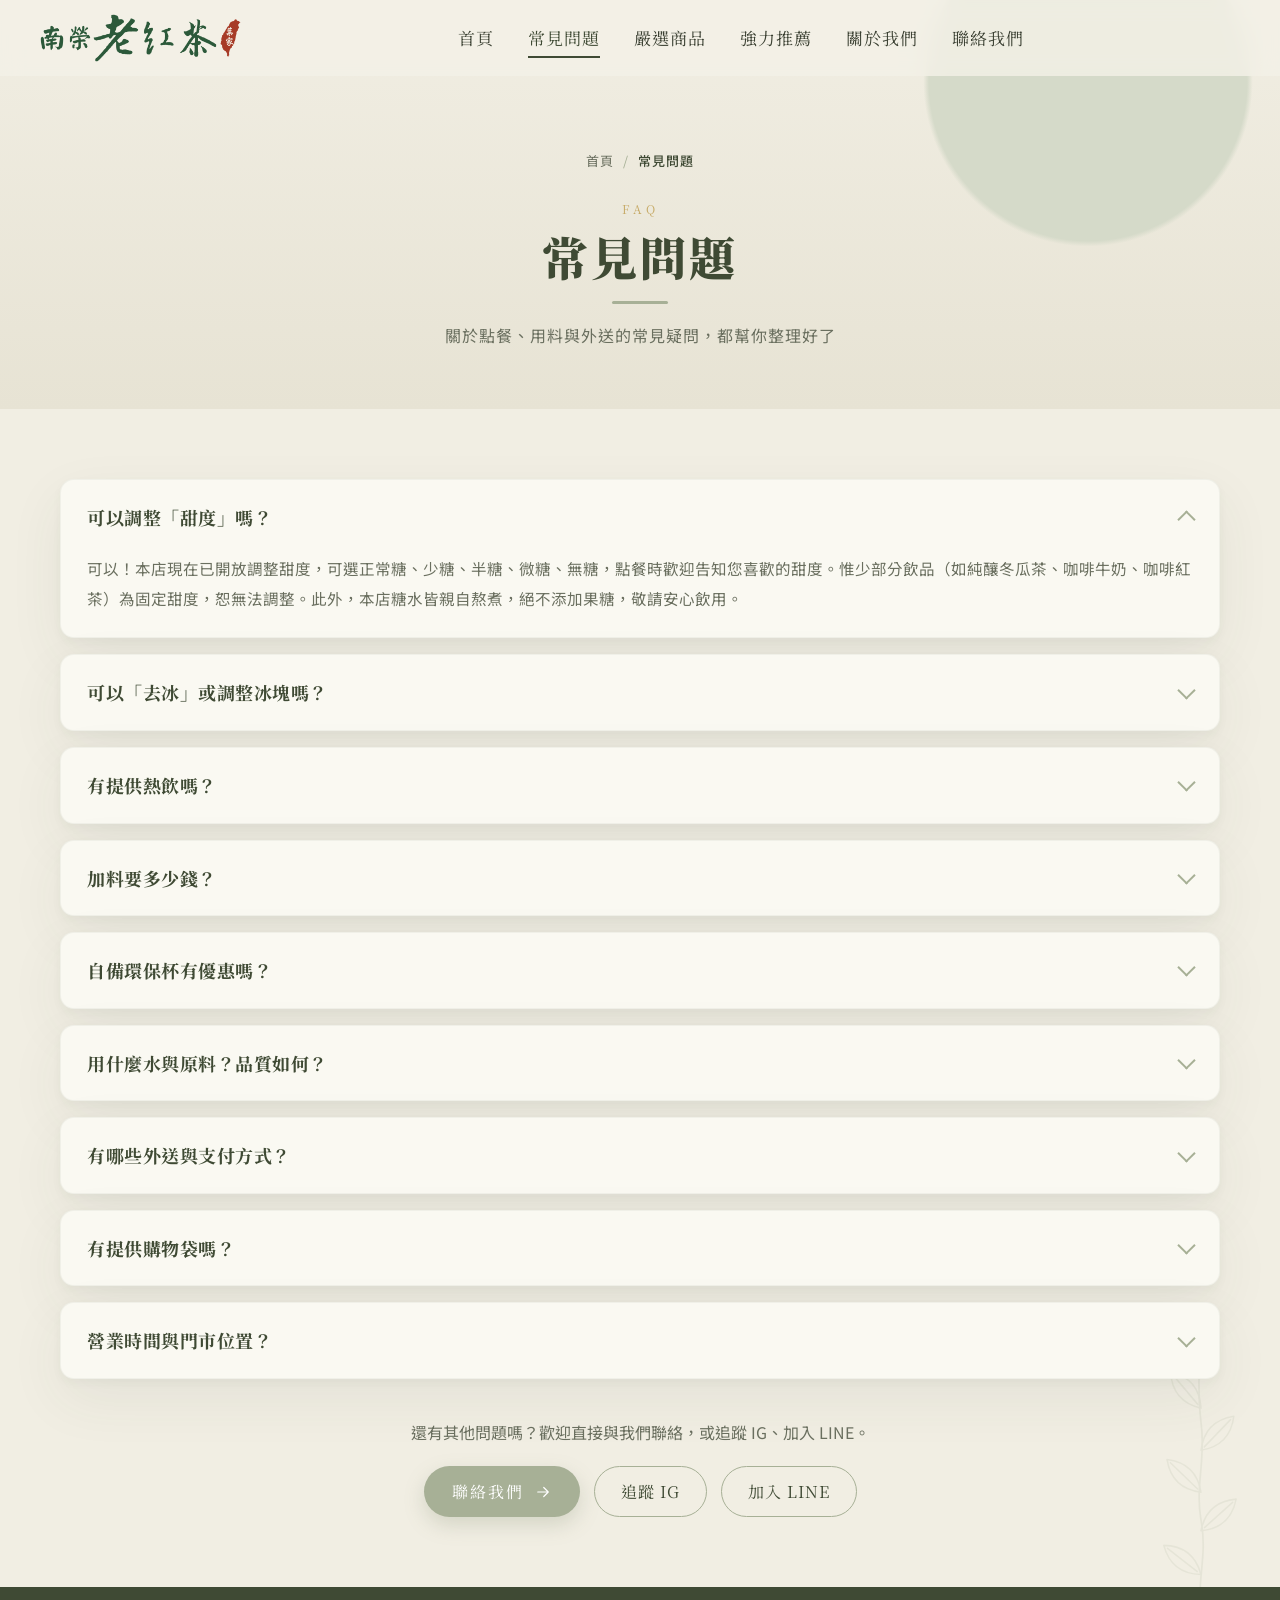
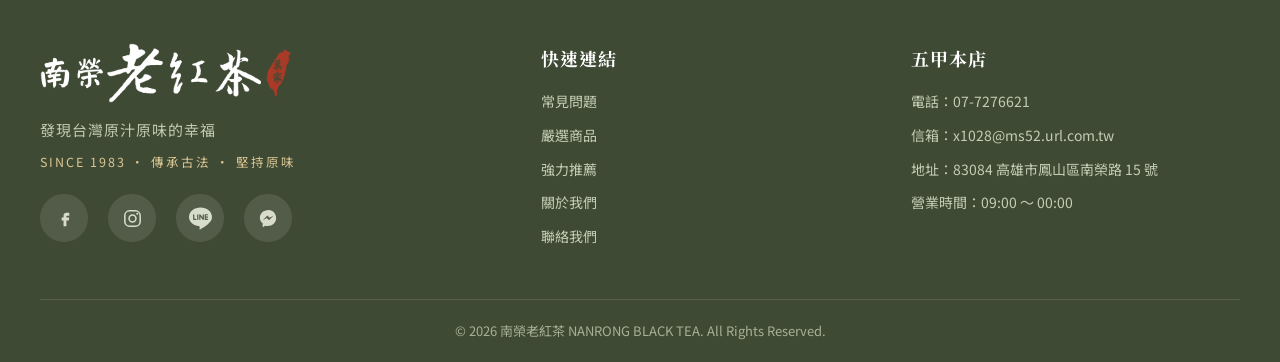
<file: faq.html>
<!DOCTYPE html>
<html lang="zh-Hant">
<head>
  <meta charset="UTF-8">
  <meta name="viewport" content="width=device-width, initial-scale=1.0">
  <title>常見問題 | 南榮老紅茶</title>
  <meta name="description" content="南榮老紅茶常見問題 - 去冰糖度、加料價格、自備杯優惠、熱飲、用料、外送與支付方式等說明。">
  <link rel="icon" href="images/logo.svg">
  <link rel="canonical" href="https://www.nanrongtea.com.tw/faq.html">
  <!-- Open Graph / 社群分享 -->
  <meta property="og:type" content="website">
  <meta property="og:site_name" content="南榮老紅茶">
  <meta property="og:locale" content="zh_TW">
  <meta property="og:title" content="常見問題 | 南榮老紅茶">
  <meta property="og:description" content="去冰糖度、加料價格、自備杯優惠、熱飲、用料、外送與支付方式等常見疑問說明。">
  <meta property="og:image" content="https://www.nanrongtea.com.tw/images/og-cover.jpg">
  <meta property="og:url" content="https://www.nanrongtea.com.tw/faq.html">
  <meta name="twitter:card" content="summary_large_image">
  <link rel="preconnect" href="https://fonts.googleapis.com">
  <link rel="preconnect" href="https://fonts.gstatic.com" crossorigin>
  <link href="https://fonts.googleapis.com/css2?family=Noto+Serif+TC:wght@400;500;600;700;900&family=Noto+Sans+TC:wght@300;400;500;700&display=swap" rel="stylesheet">
  <link rel="stylesheet" href="css/style.css">
  <script type="application/ld+json">
  {"@context":"https://schema.org","@type":"BreadcrumbList","itemListElement":[
    {"@type":"ListItem","position":1,"name":"首頁","item":"https://www.nanrongtea.com.tw/"},
    {"@type":"ListItem","position":2,"name":"常見問題","item":"https://www.nanrongtea.com.tw/faq.html"}
  ]}
  </script>
</head>
<body>

  <div id="site-header"></div>

  <section class="page-banner">
    <div class="banner-inner">
      <nav class="breadcrumb" aria-label="breadcrumb">
        <a href="index.html">首頁</a><span class="sep">/</span><span aria-current="page">常見問題</span>
      </nav>
      <span class="banner-eyebrow">FAQ</span>
      <h1 class="banner-title">常見問題</h1>
      <p class="banner-sub">關於點餐、用料與外送的常見疑問，都幫你整理好了</p>
    </div>
  </section>

  <section class="faq">
    <div class="faq-inner">

      <details class="faq-item" open>
        <summary>可以調整「甜度」嗎？</summary>
        <div class="faq-a">可以！本店現在已開放調整甜度，可選正常糖、少糖、半糖、微糖、無糖，點餐時歡迎告知您喜歡的甜度。惟少部分飲品（如純釀冬瓜茶、咖啡牛奶、咖啡紅茶）為固定甜度，恕無法調整。此外，本店糖水皆親自熬煮，絕不添加果糖，敬請安心飲用。</div>
      </details>

      <details class="faq-item">
        <summary>可以「去冰」或調整冰塊嗎？</summary>
        <div class="faq-a">可以，冰塊可選正常冰、少冰、微冰、去冰，點餐時請先行告知需求，謝謝您。</div>
      </details>

      <details class="faq-item">
        <summary>有提供熱飲嗎？</summary>
        <div class="faq-a">有，本店提供熱飲，加購 +5 元。</div>
      </details>

      <details class="faq-item">
        <summary>加料要多少錢？</summary>
        <div class="faq-a">珍珠、椰果、梅子 +5元；養樂多 +10元；高大鮮乳 +25元。</div>
      </details>

      <details class="faq-item">
        <summary>自備環保杯有優惠嗎？</summary>
        <div class="faq-a">有的！提供自備飲料杯及本店空瓶優惠，不限飲品折扣 5元。</div>
      </details>

      <details class="faq-item">
        <summary>用什麼水與原料？品質如何？</summary>
        <div class="faq-a">全店採用多道過濾系統的逆滲透 RO 水；糖為親自熬煮的蔗糖，無化學添加物；鮮奶選用全台唯一通過生產履歷檢驗（TAP）的高大鮮乳；茶葉則嚴選上等好茶。</div>
      </details>

      <details class="faq-item">
        <summary>有哪些外送與支付方式？</summary>
        <div class="faq-a">外送平台：Uber Eats、foodpanda。付款方式：現金，以及行動支付 LINE Pay、TWQR、全支付、街口支付；恕不支援信用卡。</div>
      </details>

      <details class="faq-item">
        <summary>有提供購物袋嗎？</summary>
        <div class="faq-a">107年起，本場所依規定不免費提供購物用塑膠袋，購物用塑膠袋每個 1元起，歡迎自備提袋。</div>
      </details>

      <details class="faq-item">
        <summary>營業時間與門市位置？</summary>
        <div class="faq-a">五甲本店營業時間 09:00 ～ 00:00，地址：83084 高雄市鳳山區南榮路 15 號，電話：<a href="tel:077276621">07-7276621</a>。</div>
      </details>

    </div>

    <div class="faq-cta">
      <p>還有其他問題嗎？歡迎直接與我們聯絡，或追蹤 IG、加入 LINE。</p>
      <div class="faq-links">
        <a href="contact.html" class="btn-explore btn-explore--sm">聯絡我們
          <svg viewBox="0 0 24 24" width="18" height="18" aria-hidden="true"><path d="M5 12h14M13 6l6 6-6 6" fill="none" stroke="currentColor" stroke-width="1.6" stroke-linecap="round" stroke-linejoin="round"/></svg>
        </a>
        <a href="https://www.instagram.com/nan.rong.black.tea/" target="_blank" rel="noopener" class="btn-outline">追蹤 IG</a>
        <a href="https://line.me/R/ti/p/@fdi7146q" target="_blank" rel="noopener" class="btn-outline">加入 LINE</a>
      </div>
    </div>

    <!-- 角落裝飾：極簡茶枝線稿（留白呼吸感，非內容） -->
    <svg class="faq-decor" viewBox="0 0 240 360" aria-hidden="true" focusable="false">
      <g fill="none" stroke="currentColor" stroke-width="2" stroke-linecap="round" stroke-linejoin="round">
        <path d="M120,352 C114,308 128,280 120,238 C113,198 126,168 120,126 C116,92 118,58 120,24"/>
        <g transform="translate(120,300) rotate(-52) scale(.9)"><path d="M0,0 C-15,-20 -15,-40 0,-60 C15,-40 15,-20 0,0 Z"/><path d="M0,-6 L0,-54"/></g>
        <g transform="translate(120,250) rotate(48) scale(.9)"><path d="M0,0 C-15,-20 -15,-40 0,-60 C15,-40 15,-20 0,0 Z"/><path d="M0,-6 L0,-54"/></g>
        <g transform="translate(120,206) rotate(-46) scale(.9)"><path d="M0,0 C-15,-20 -15,-40 0,-60 C15,-40 15,-20 0,0 Z"/><path d="M0,-6 L0,-54"/></g>
        <g transform="translate(120,158) rotate(44) scale(.9)"><path d="M0,0 C-15,-20 -15,-40 0,-60 C15,-40 15,-20 0,0 Z"/><path d="M0,-6 L0,-54"/></g>
        <g transform="translate(120,110) rotate(-40) scale(.9)"><path d="M0,0 C-15,-20 -15,-40 0,-60 C15,-40 15,-20 0,0 Z"/><path d="M0,-6 L0,-54"/></g>
        <g transform="translate(120,24) rotate(0) scale(.62)"><path d="M0,0 C-15,-20 -15,-40 0,-60 C15,-40 15,-20 0,0 Z"/><path d="M0,-6 L0,-54"/></g>
      </g>
    </svg>
  </section>

  <div id="site-footer"></div>

  <script src="js/layout.js"></script>
  <script src="js/main.js"></script>
</body>
</html>
</file>
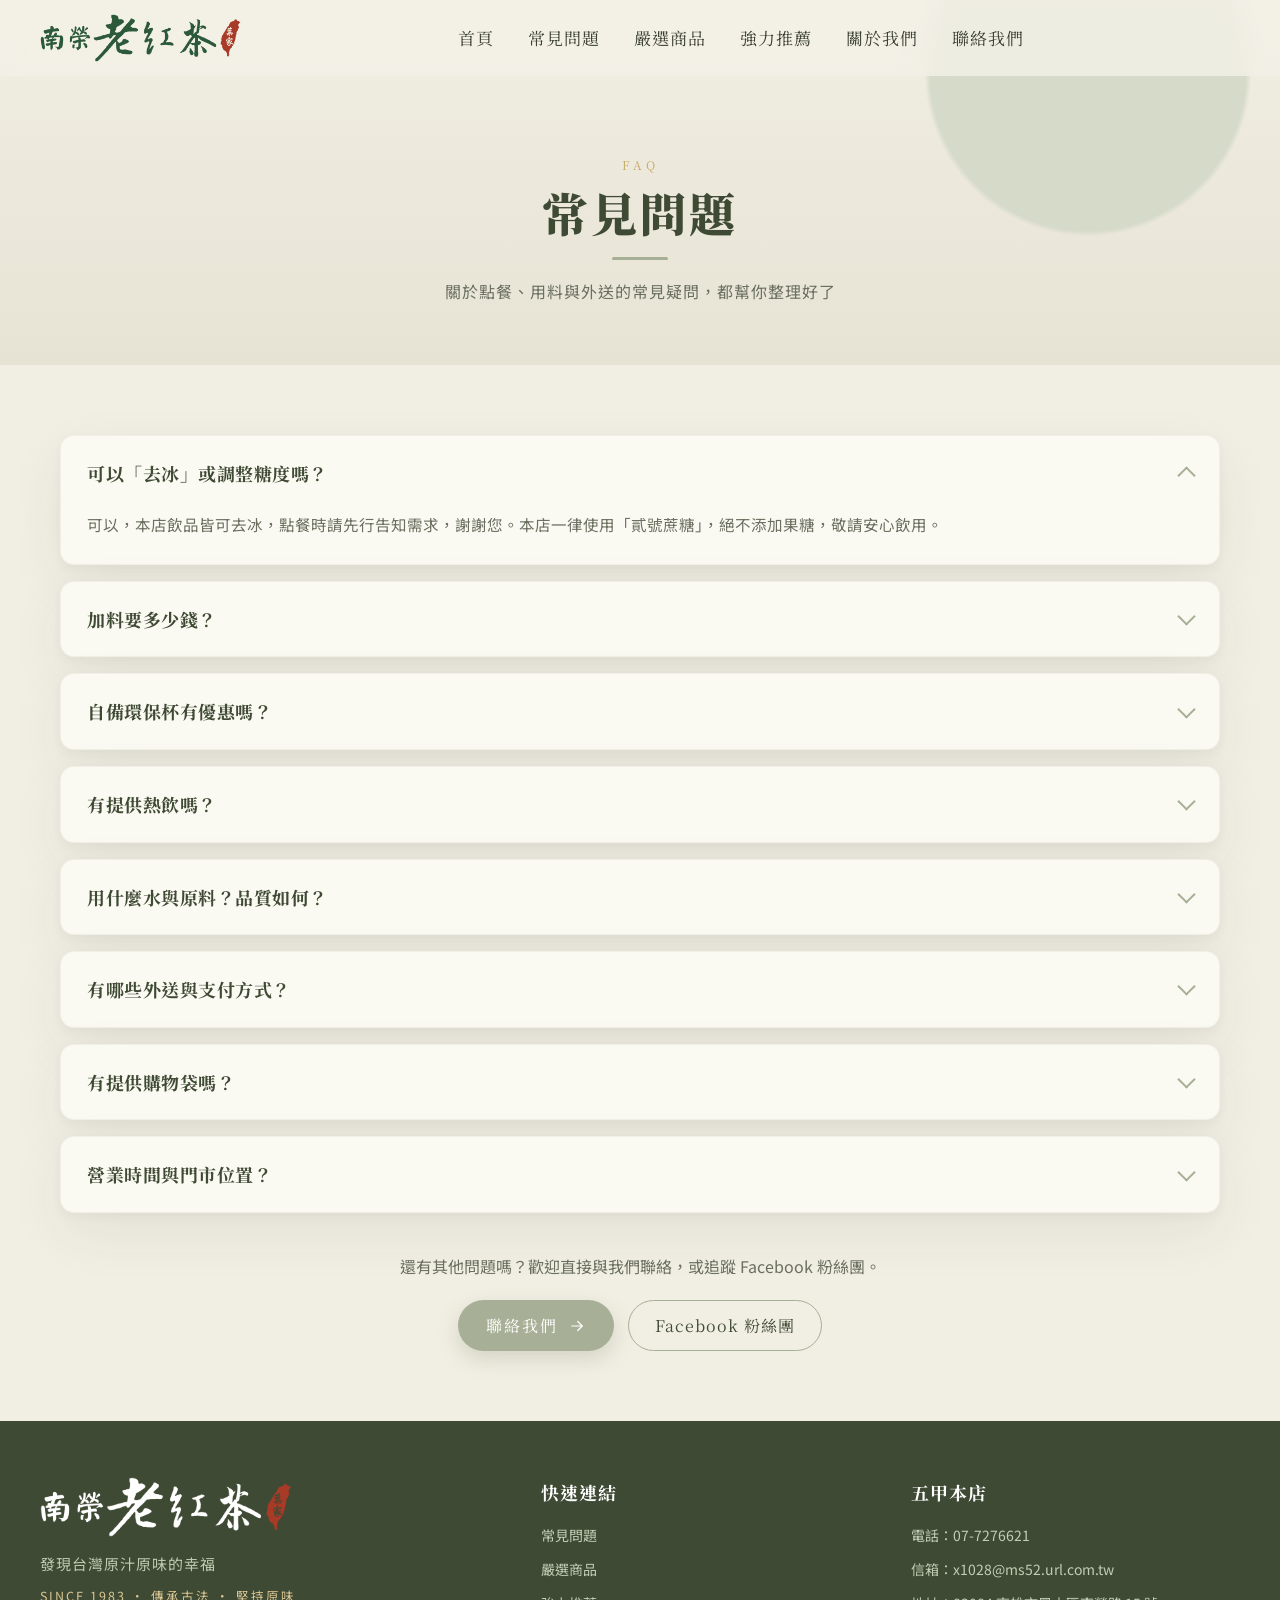
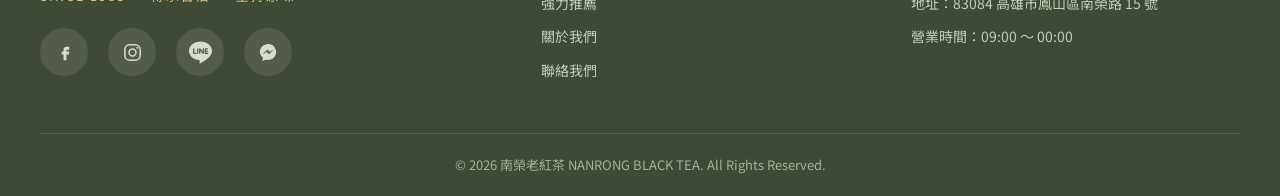
<file: news.html>
<!DOCTYPE html>
<html lang="zh-Hant">
<head>
  <meta charset="UTF-8">
  <meta name="viewport" content="width=device-width, initial-scale=1.0">
  <title>常見問題 | 南榮老紅茶</title>
  <meta name="description" content="南榮老紅茶常見問題 - 去冰糖度、加料價格、自備杯優惠、熱飲、用料、外送與支付方式等說明。">
  <link rel="preconnect" href="https://fonts.googleapis.com">
  <link rel="preconnect" href="https://fonts.gstatic.com" crossorigin>
  <link href="https://fonts.googleapis.com/css2?family=Noto+Serif+TC:wght@400;500;600;700;900&family=Noto+Sans+TC:wght@300;400;500;700&display=swap" rel="stylesheet">
  <link rel="stylesheet" href="css/style.css">
</head>
<body>

  <div id="site-header"></div>

  <section class="page-banner">
    <div class="banner-decor"><span class="dot-grid"></span><span class="circle-outline"></span></div>
    <div class="banner-inner">
      <span class="banner-eyebrow">FAQ</span>
      <h1 class="banner-title">常見問題</h1>
      <p class="banner-sub">關於點餐、用料與外送的常見疑問，都幫你整理好了</p>
    </div>
  </section>

  <section class="faq">
    <div class="faq-inner">

      <details class="faq-item" open>
        <summary>可以「去冰」或調整糖度嗎？</summary>
        <div class="faq-a">可以，本店飲品皆可去冰，點餐時請先行告知需求，謝謝您。本店一律使用「貳號蔗糖」，絕不添加果糖，敬請安心飲用。</div>
      </details>

      <details class="faq-item">
        <summary>加料要多少錢？</summary>
        <div class="faq-a">珍珠、椰果、梅子 +5元；養樂多 +10元；牧場鮮奶 +25元。</div>
      </details>

      <details class="faq-item">
        <summary>自備環保杯有優惠嗎？</summary>
        <div class="faq-a">有的！提供自備飲料杯及本店空瓶優惠，不限飲品折扣 5元。</div>
      </details>

      <details class="faq-item">
        <summary>有提供熱飲嗎？</summary>
        <div class="faq-a">有，另提供熱飲（紙杯）500 C.C.。</div>
      </details>

      <details class="faq-item">
        <summary>用什麼水與原料？品質如何？</summary>
        <div class="faq-a">全店採用多道過濾系統的逆滲透 RO 水；糖為台糖貳砂親自熬煮的蔗糖，無化學添加物；鮮奶選用全台唯一通過生產履歷檢驗（TAP）的高大鮮奶；茶葉嚴選台灣高山高海拔的上等原生茶與傳承百年老茶。</div>
      </details>

      <details class="faq-item">
        <summary>有哪些外送與支付方式？</summary>
        <div class="faq-a">外送平台：Uber Eats、foodpanda。行動支付：LINE Pay、TWQR、全支付、街口支付。</div>
      </details>

      <details class="faq-item">
        <summary>有提供購物袋嗎？</summary>
        <div class="faq-a">107年起，本場所依規定不免費提供購物用塑膠袋，購物用塑膠袋每個 1元起，歡迎自備提袋。</div>
      </details>

      <details class="faq-item">
        <summary>營業時間與門市位置？</summary>
        <div class="faq-a">五甲本店營業時間 09:00 ～ 00:00，地址：83084 高雄市鳳山區南榮路 15 號，電話：<a href="tel:0772766​21">07-7276621</a>。</div>
      </details>

    </div>

    <div class="faq-cta">
      <p>還有其他問題嗎？歡迎直接與我們聯絡，或追蹤 Facebook 粉絲團。</p>
      <div class="faq-links">
        <a href="contact.html" class="btn-explore btn-explore--sm">聯絡我們
          <svg viewBox="0 0 24 24" width="18" height="18" aria-hidden="true"><path d="M5 12h14M13 6l6 6-6 6" fill="none" stroke="currentColor" stroke-width="1.6" stroke-linecap="round" stroke-linejoin="round"/></svg>
        </a>
        <a href="https://www.facebook.com/profile.php?id=61574625446759" target="_blank" rel="noopener" class="btn-outline">Facebook 粉絲團</a>
      </div>
    </div>
  </section>

  <div id="site-footer"></div>

  <script src="js/layout.js"></script>
  <script src="js/main.js"></script>
</body>
</html>
</file>
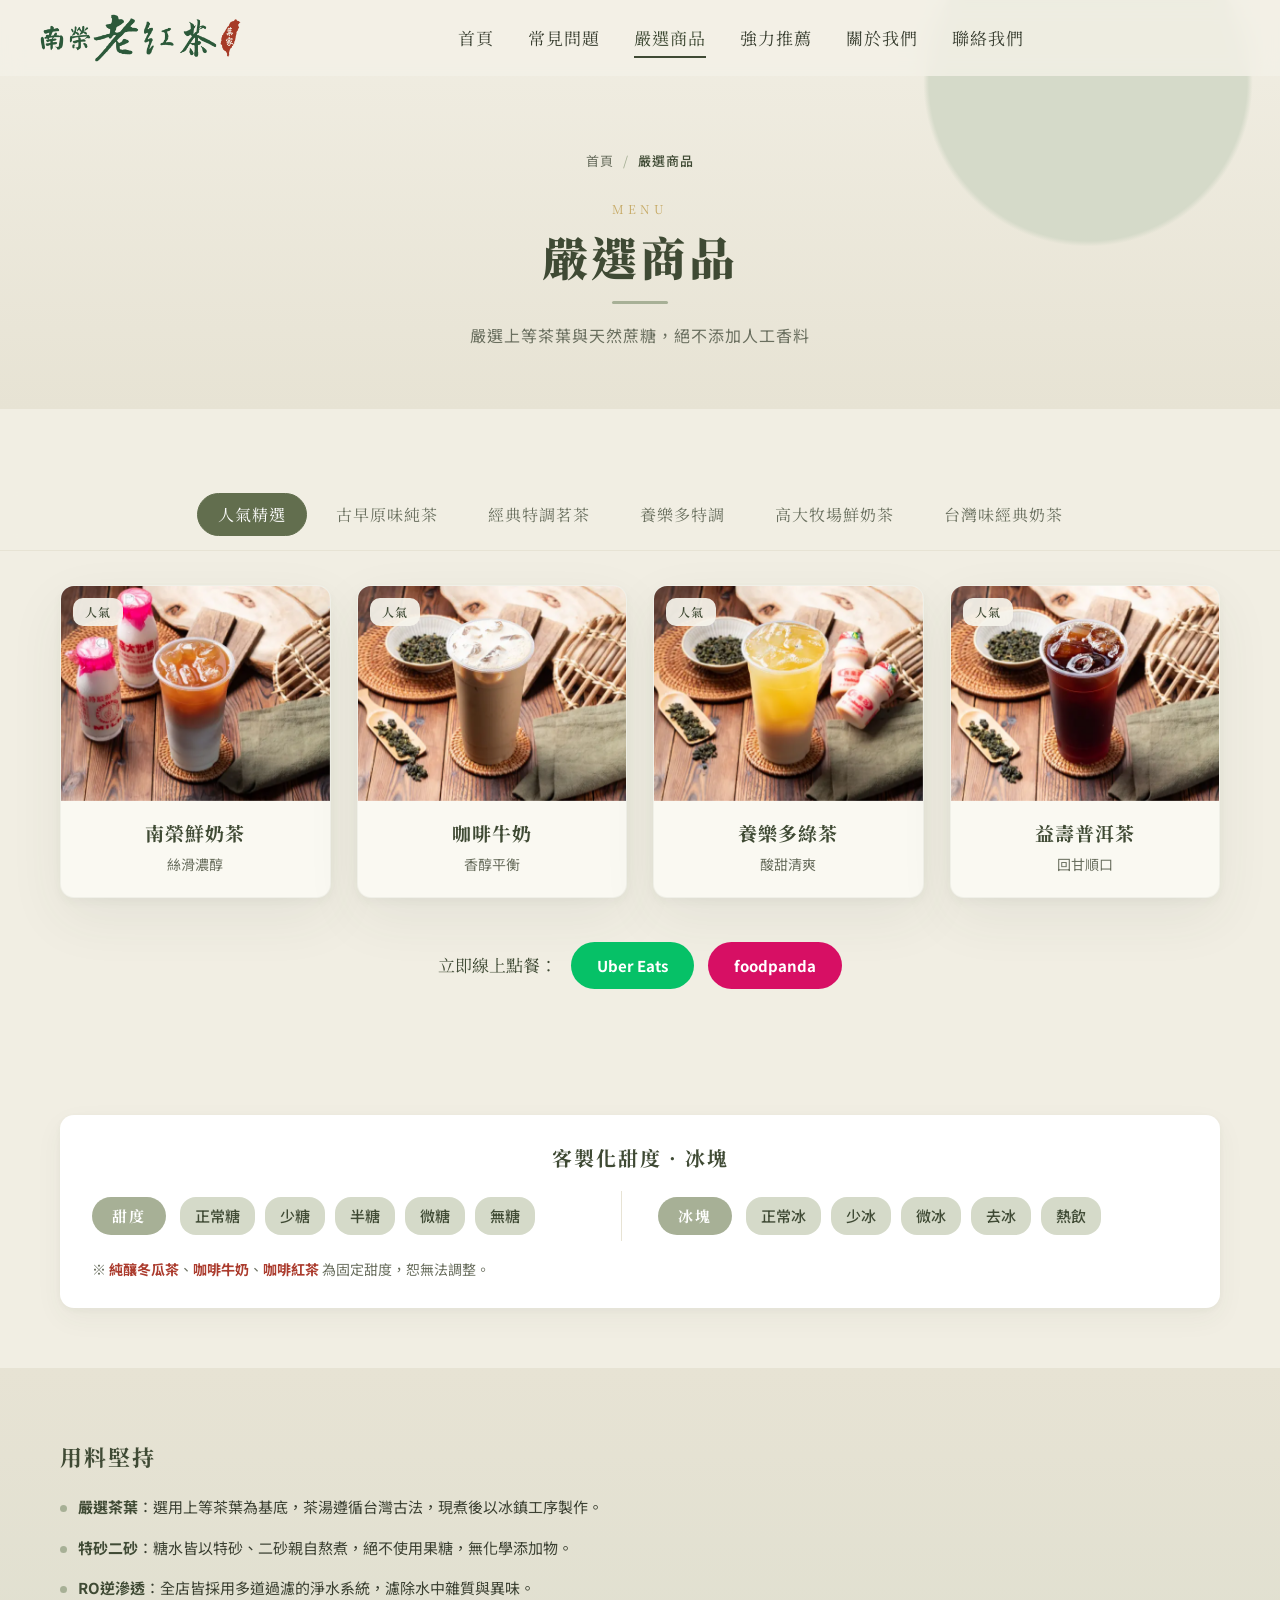
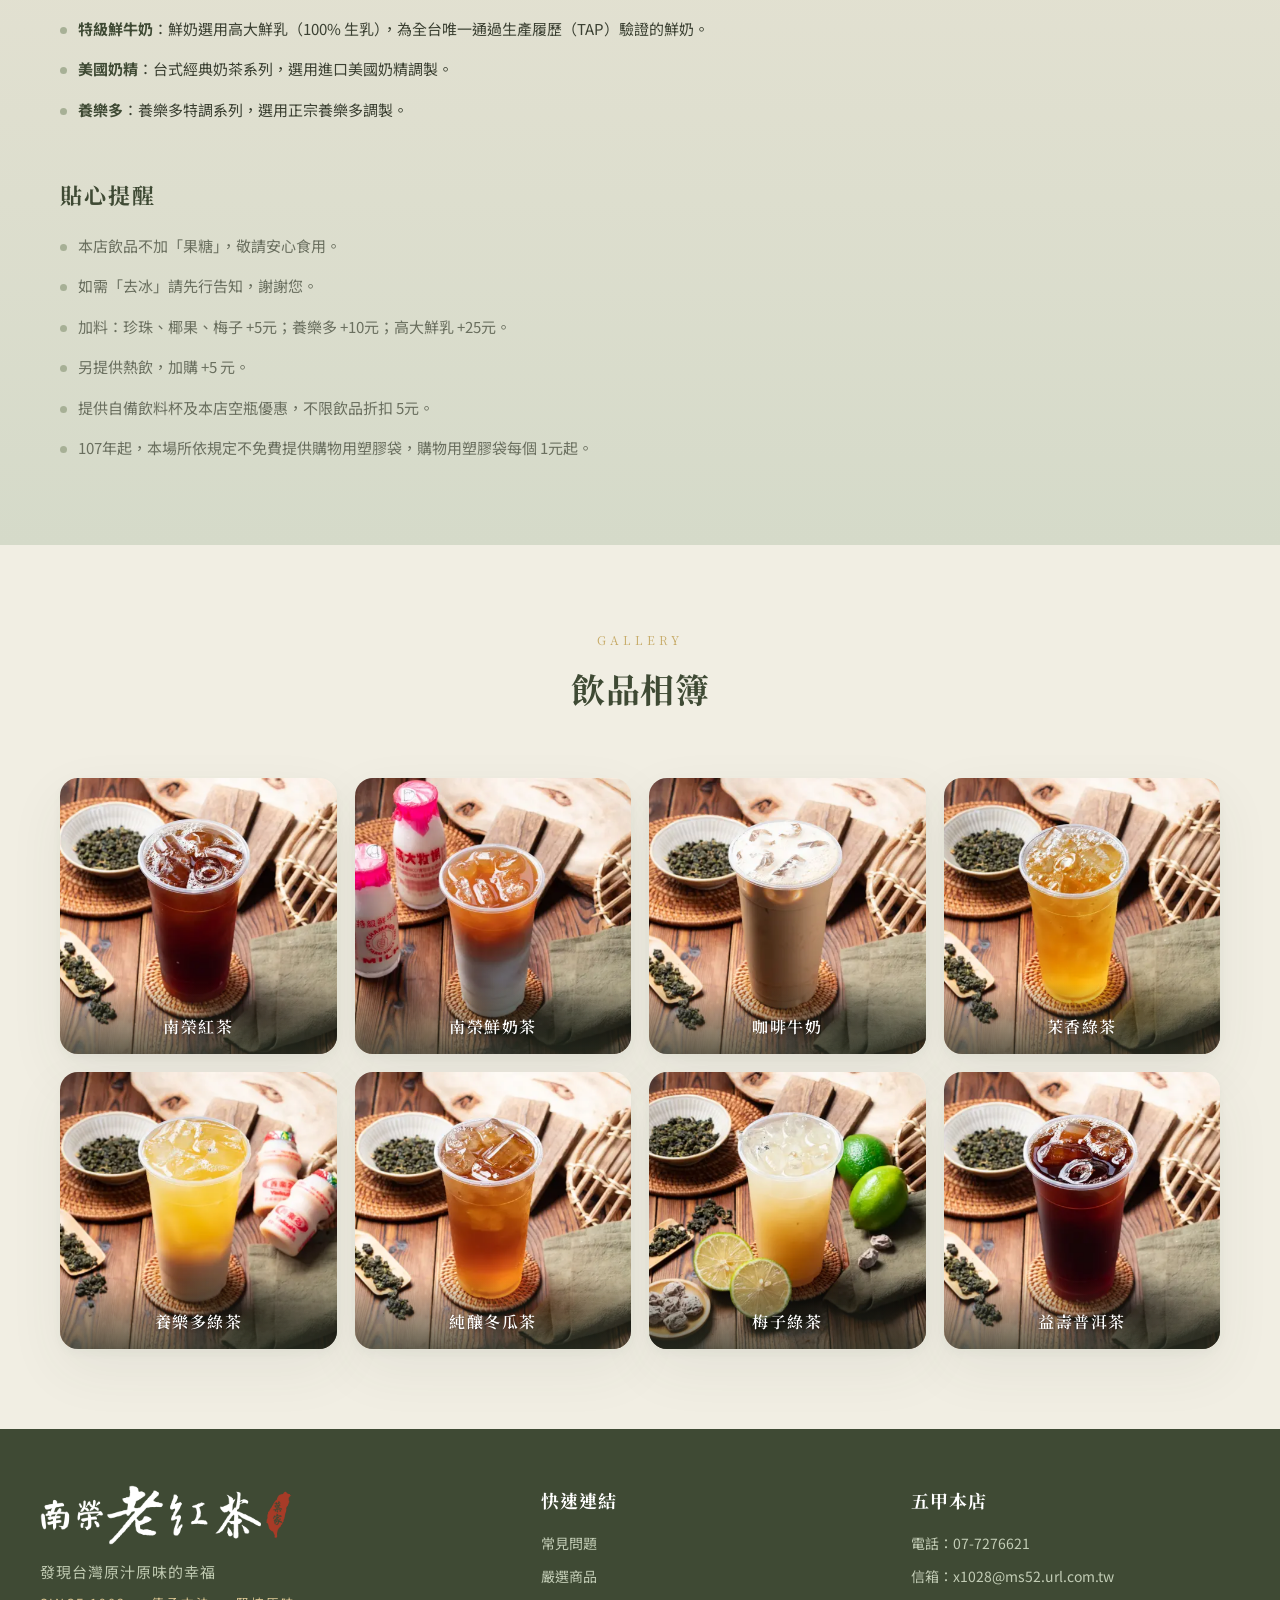
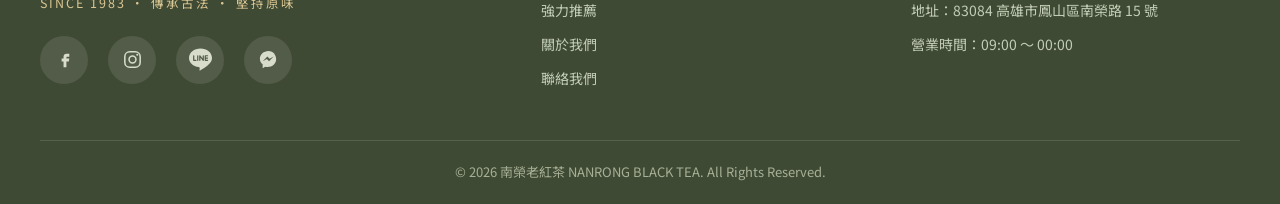
<file: products.html>
<!DOCTYPE html>
<html lang="zh-Hant">
<head>
  <meta charset="UTF-8">
  <meta name="viewport" content="width=device-width, initial-scale=1.0">
  <title>嚴選商品 | 南榮老紅茶</title>
  <meta name="description" content="南榮老紅茶菜單 - 古早原味純茶、經典特調茗茶、養樂多特調、高大牧場鮮奶茶、台灣味經典奶茶。親熬蔗糖、RO水、嚴選好茶，絕不使用果糖。">
  <link rel="icon" href="images/logo.svg">
  <link rel="canonical" href="https://www.nanrongtea.com.tw/products.html">
  <!-- Open Graph / 社群分享 -->
  <meta property="og:type" content="website">
  <meta property="og:site_name" content="南榮老紅茶">
  <meta property="og:locale" content="zh_TW">
  <meta property="og:title" content="嚴選商品 | 南榮老紅茶">
  <meta property="og:description" content="古早原味純茶、經典特調茗茶、養樂多特調、高大牧場鮮奶茶、台灣味經典奶茶，完整菜單一次看。">
  <meta property="og:image" content="https://www.nanrongtea.com.tw/images/fp-milktea.jpg">
  <meta property="og:url" content="https://www.nanrongtea.com.tw/products.html">
  <meta name="twitter:card" content="summary_large_image">
  <link rel="preconnect" href="https://fonts.googleapis.com">
  <link rel="preconnect" href="https://fonts.gstatic.com" crossorigin>
  <link href="https://fonts.googleapis.com/css2?family=Noto+Serif+TC:wght@400;500;600;700;900&family=Noto+Sans+TC:wght@300;400;500;700&display=swap" rel="stylesheet">
  <link rel="stylesheet" href="css/style.css">
  <script type="application/ld+json">
  {"@context":"https://schema.org","@type":"BreadcrumbList","itemListElement":[
    {"@type":"ListItem","position":1,"name":"首頁","item":"https://www.nanrongtea.com.tw/"},
    {"@type":"ListItem","position":2,"name":"嚴選商品","item":"https://www.nanrongtea.com.tw/products.html"}
  ]}
  </script>
</head>
<body>

  <div id="site-header"></div>

  <!-- ===== Page Banner ===== -->
  <section class="page-banner">
    <div class="banner-inner">
      <nav class="breadcrumb" aria-label="breadcrumb">
        <a href="index.html">首頁</a><span class="sep">/</span><span aria-current="page">嚴選商品</span>
      </nav>
      <span class="banner-eyebrow">Menu</span>
      <h1 class="banner-title">嚴選商品</h1>
      <p class="banner-sub">嚴選上等茶葉與天然蔗糖，絕不添加人工香料</p>
    </div>
  </section>

  <!-- ===== Menu（分類頁籤）===== -->
  <section class="menu">
    <div class="menu-tabs" id="menuTabs">
      <button class="menu-tab active" data-tab="pop">人氣精選</button>
      <button class="menu-tab" data-tab="pure">古早原味純茶</button>
      <button class="menu-tab" data-tab="special">經典特調茗茶</button>
      <button class="menu-tab" data-tab="yakult">養樂多特調</button>
      <button class="menu-tab" data-tab="milk">高大牧場鮮奶茶</button>
      <button class="menu-tab" data-tab="milktea">台灣味經典奶茶</button>
    </div>

    <div class="menu-panels">

      <!-- 人氣精選 -->
      <div class="menu-panel active" data-panel="pop">
        <div class="pop-grid">
          <div class="pop-card"><div class="pop-img"><img src="images/fp-milktea.jpg" alt="南榮鮮奶茶"><span class="pop-tag">人氣</span></div><h3>南榮鮮奶茶</h3><p>絲滑濃醇</p></div>
          <div class="pop-card"><div class="pop-img"><img src="images/fp-coffee.jpg" alt="咖啡牛奶"><span class="pop-tag">人氣</span></div><h3>咖啡牛奶</h3><p>香醇平衡</p></div>
          <div class="pop-card"><div class="pop-img"><img src="images/fp-yakult.jpg" alt="養樂多綠茶"><span class="pop-tag">人氣</span></div><h3>養樂多綠茶</h3><p>酸甜清爽</p></div>
          <div class="pop-card"><div class="pop-img"><img src="images/fp-puer.jpg" alt="益壽普洱茶"><span class="pop-tag">人氣</span></div><h3>益壽普洱茶</h3><p>回甘順口</p></div>
        </div>
      </div>

      <!-- 古早原味純茶 -->
      <div class="menu-panel" data-panel="pure">
        <div class="menu-cat">
          <h2 class="menu-cat-title">古早原味純茶</h2>
          <ul class="menu-list menu-list--dual">
            <li><span class="mi-name">南榮紅茶 <em class="hot">🔥</em></span><span class="mi-prices"><b class="mi-cup">杯 $30</b><b class="mi-bottle">瓶 $65</b></span></li>
            <li><span class="mi-name">金萱青茶</span><span class="mi-prices"><b class="mi-cup">杯 $30</b><b class="mi-bottle">瓶 $65</b></span></li>
            <li><span class="mi-name">茉香綠茶</span><span class="mi-prices"><b class="mi-cup">杯 $30</b><b class="mi-bottle">瓶 $65</b></span></li>
            <li><span class="mi-name">碳培烏龍茶</span><span class="mi-prices"><b class="mi-cup">杯 $30</b><b class="mi-bottle">瓶 $65</b></span></li>
            <li><span class="mi-name">益壽普洱茶</span><span class="mi-prices"><b class="mi-cup">杯 $35</b><b class="mi-bottle">瓶 $75</b></span></li>
            <li><span class="mi-name">純釀冬瓜茶 <em class="hot">🔥</em><em class="fixed">甜度固定</em></span><span class="mi-prices"><b class="mi-cup">杯 $35</b><b class="mi-bottle">瓶 $75</b></span></li>
          </ul>
        </div>
      </div>

      <!-- 經典特調茗茶 -->
      <div class="menu-panel" data-panel="special">
        <div class="menu-cat">
          <h2 class="menu-cat-title">經典特調茗茶</h2>
          <ul class="menu-list">
            <li><span class="mi-name">烏龍綠茶</span><span class="mi-prices"><b class="mi-cup">杯 $30</b></span></li>
            <li><span class="mi-name">烏龍紅茶</span><span class="mi-prices"><b class="mi-cup">杯 $30</b></span></li>
            <li><span class="mi-name">梅子冰茶</span><span class="mi-prices"><b class="mi-cup">杯 $30</b></span></li>
            <li><span class="mi-name">普洱烏龍</span><span class="mi-prices"><b class="mi-cup">杯 $35</b></span></li>
            <li><span class="mi-name">普洱紅茶</span><span class="mi-prices"><b class="mi-cup">杯 $35</b></span></li>
            <li><span class="mi-name">普洱冬瓜 <em class="hot">🔥</em></span><span class="mi-prices"><b class="mi-cup">杯 $35</b></span></li>
            <li><span class="mi-name">冬瓜青茶</span><span class="mi-prices"><b class="mi-cup">杯 $35</b></span></li>
            <li><span class="mi-name">冬瓜綠茶</span><span class="mi-prices"><b class="mi-cup">杯 $35</b></span></li>
            <li><span class="mi-name">冬瓜紅茶</span><span class="mi-prices"><b class="mi-cup">杯 $35</b></span></li>
            <li><span class="mi-name">梅子綠茶</span><span class="mi-prices"><b class="mi-cup">杯 $35</b></span></li>
            <li><span class="mi-name">梅子冬瓜</span><span class="mi-prices"><b class="mi-cup">杯 $35</b></span></li>
            <li><span class="mi-name">冬瓜檸檬茶</span><span class="mi-prices"><b class="mi-cup">杯 $50</b></span></li>
          </ul>
        </div>
      </div>

      <!-- 養樂多特調 -->
      <div class="menu-panel" data-panel="yakult">
        <div class="menu-cat">
          <h2 class="menu-cat-title">養樂多特調</h2>
          <ul class="menu-list">
            <li><span class="mi-name">養樂多綠茶 <em class="thumb">👍</em></span><span class="mi-prices"><b class="mi-cup">杯 $50</b></span></li>
            <li><span class="mi-name">養樂多青茶</span><span class="mi-prices"><b class="mi-cup">杯 $50</b></span></li>
            <li><span class="mi-name">養樂多檸檬</span><span class="mi-prices"><b class="mi-cup">杯 $60</b></span></li>
            <li><span class="mi-name">養樂多梅子</span><span class="mi-prices"><b class="mi-cup">杯 $60</b></span></li>
          </ul>
        </div>
      </div>

      <!-- 高大牧場鮮奶茶 -->
      <div class="menu-panel" data-panel="milk">
        <div class="menu-cat">
          <h2 class="menu-cat-title">高大牧場鮮奶茶</h2>
          <ul class="menu-list menu-list--dual">
            <li><span class="mi-name">南榮鮮奶茶 <em class="thumb">👍</em></span><span class="mi-prices"><b class="mi-cup">杯 $55</b><b class="mi-bottle">瓶 $115</b></span></li>
            <li><span class="mi-name">金萱鮮奶茶</span><span class="mi-prices"><b class="mi-cup">杯 $55</b><b class="mi-bottle">瓶 $115</b></span></li>
            <li><span class="mi-name">茉香鮮奶茶</span><span class="mi-prices"><b class="mi-cup">杯 $55</b><b class="mi-bottle">瓶 $115</b></span></li>
            <li><span class="mi-name">烏龍鮮奶茶</span><span class="mi-prices"><b class="mi-cup">杯 $55</b><b class="mi-bottle">瓶 $115</b></span></li>
            <li><span class="mi-name">普洱鮮奶茶</span><span class="mi-prices"><b class="mi-cup">杯 $55</b><b class="mi-bottle">瓶 $115</b></span></li>
            <li><span class="mi-name">冬瓜鮮奶茶</span><span class="mi-prices"><b class="mi-cup">杯 $55</b><b class="mi-bottle">瓶 $115</b></span></li>
            <li><span class="mi-name">珍珠鮮奶茶 <em class="thumb">👍</em></span><span class="mi-prices"><b class="mi-cup">杯 $60</b></span></li>
            <li><span class="mi-name">珍珠鮮奶綠</span><span class="mi-prices"><b class="mi-cup">杯 $60</b></span></li>
          </ul>
        </div>
      </div>

      <!-- 台灣味經典奶茶 -->
      <div class="menu-panel" data-panel="milktea">
        <div class="menu-cat">
          <h2 class="menu-cat-title">台灣味經典奶茶</h2>
          <ul class="menu-list menu-list--dual">
            <li><span class="mi-name">南榮奶茶</span><span class="mi-prices"><b class="mi-cup">杯 $50</b><b class="mi-bottle">瓶 $105</b></span></li>
            <li><span class="mi-name">金萱奶茶</span><span class="mi-prices"><b class="mi-cup">杯 $50</b><b class="mi-bottle">瓶 $105</b></span></li>
            <li><span class="mi-name">茉香奶茶</span><span class="mi-prices"><b class="mi-cup">杯 $50</b><b class="mi-bottle">瓶 $105</b></span></li>
            <li><span class="mi-name">烏龍奶茶</span><span class="mi-prices"><b class="mi-cup">杯 $50</b><b class="mi-bottle">瓶 $105</b></span></li>
            <li><span class="mi-name">普洱奶茶</span><span class="mi-prices"><b class="mi-cup">杯 $50</b><b class="mi-bottle">瓶 $105</b></span></li>
            <li><span class="mi-name">冬瓜奶茶</span><span class="mi-prices"><b class="mi-cup">杯 $50</b><b class="mi-bottle">瓶 $105</b></span></li>
            <li><span class="mi-name">咖啡牛奶 <em class="thumb">👍</em><em class="fixed">甜度固定</em></span><span class="mi-prices"><b class="mi-cup">杯 $55</b><b class="mi-bottle">瓶 $115</b></span></li>
            <li><span class="mi-name">咖啡紅茶 <em class="thumb"></em><em class="fixed">甜度固定</em></span><span class="mi-prices"><b class="mi-cup">杯 $55</b><b class="mi-bottle">瓶 $115</b></span></li>
            <li><span class="mi-name">珍珠奶茶</span><span class="mi-prices"><b class="mi-cup">杯 $55</b></span></li>
            <li><span class="mi-name">濃醇阿華田</span><span class="mi-prices"><b class="mi-cup">杯 $55</b></span></li>
            <li><span class="mi-name">珍珠烏龍奶茶</span><span class="mi-prices"><b class="mi-cup">杯 $55</b></span></li>
            <li><span class="mi-name">珍珠普洱奶茶</span><span class="mi-prices"><b class="mi-cup">杯 $55</b></span></li>
          </ul>
        </div>
      </div>

    </div>

    <div class="products-cta">
      <span>立即線上點餐：</span>
      <a href="https://www.ubereats.com/tw/store/%E5%8D%97%E6%A6%AE%E7%B4%85%E8%8C%B6-%E4%BA%94%E7%94%B2%E5%BA%97/UmWI0GgfVDGn7xZQJT33sA?diningMode=DELIVERY&pl=[base64]%3D" target="_blank" rel="noopener" class="order-btn order-btn--ue">Uber Eats</a>
      <a href="https://www.foodpanda.com.tw/restaurant/xrpn/nan-rong-lao-hong-cha-feng-shan-nan-rong-dian" target="_blank" rel="noopener" class="order-btn order-btn--fp">foodpanda</a>
    </div>
  </section>

  <!-- ===== 客製化選項（甜度 / 冰塊）===== -->
  <section class="custom-options">
    <div class="co-inner">
      <h3 class="co-title">客製化甜度 · 冰塊</h3>
      <div class="co-grid">
        <div class="co-row">
          <span class="co-label">甜度</span>
          <span class="co-pills"><b>正常糖</b><b>少糖</b><b>半糖</b><b>微糖</b><b>無糖</b></span>
        </div>
        <div class="co-row">
          <span class="co-label">冰塊</span>
          <span class="co-pills"><b>正常冰</b><b>少冰</b><b>微冰</b><b>去冰</b><b>熱飲</b></span>
        </div>
      </div>
      <p class="co-note">※ <b>純釀冬瓜茶</b>、<b>咖啡牛奶</b>、<b>咖啡紅茶</b> 為固定甜度，恕無法調整。</p>
    </div>
  </section>

  <!-- ===== 用料堅持 / 注意事項 ===== -->
  <section class="menu-notes">
    <div class="notes-inner">
      <div class="notes-col">
        <h3 class="notes-title">用料堅持</h3>
        <ul class="notes-list">
          <li><b>嚴選茶葉</b>：選用上等茶葉為基底，茶湯遵循台灣古法，現煮後以冰鎮工序製作。</li>
          <li><b>特砂二砂</b>：糖水皆以特砂、二砂親自熬煮，絕不使用果糖，無化學添加物。</li>
          <li><b>RO逆滲透</b>：全店皆採用多道過濾的淨水系統，濾除水中雜質與異味。</li>
          <li><b>特級鮮牛奶</b>：鮮奶選用高大鮮乳（100% 生乳），為全台唯一通過生產履歷（TAP）驗證的鮮奶。</li>
          <li><b>美國奶精</b>：台式經典奶茶系列，選用進口美國奶精調製。</li>
          <li><b>養樂多</b>：養樂多特調系列，選用正宗養樂多調製。</li>
        </ul>
      </div>
      <div class="notes-col">
        <h3 class="notes-title">貼心提醒</h3>
        <ul class="notes-list plain">
          <li>本店飲品不加「果糖」，敬請安心食用。</li>
          <li>如需「去冰」請先行告知，謝謝您。</li>
          <li>加料：珍珠、椰果、梅子 +5元；養樂多 +10元；高大鮮乳 +25元。</li>
          <li>另提供熱飲，加購 +5 元。</li>
          <li>提供自備飲料杯及本店空瓶優惠，不限飲品折扣 5元。</li>
          <li>107年起，本場所依規定不免費提供購物用塑膠袋，購物用塑膠袋每個 1元起。</li>
        </ul>
      </div>
    </div>
  </section>

  <!-- ===== 飲品相簿 ===== -->
  <section class="gallery">
    <div class="section-head">
      <span class="section-eyebrow">Gallery</span>
      <h2 class="section-title center">飲品相簿</h2>
    </div>
    <div class="gallery-grid">
      <div class="gallery-item"><img src="images/fp-hongcha.jpg" alt="南榮紅茶"><span class="gallery-caption">南榮紅茶</span></div>
      <div class="gallery-item"><img src="images/fp-milktea.jpg" alt="南榮鮮奶茶"><span class="gallery-caption">南榮鮮奶茶</span></div>
      <div class="gallery-item"><img src="images/fp-coffee.jpg" alt="咖啡牛奶"><span class="gallery-caption">咖啡牛奶</span></div>
      <div class="gallery-item"><img src="images/fp-molixiang.jpg" alt="茉香綠茶"><span class="gallery-caption">茉香綠茶</span></div>
      <div class="gallery-item"><img src="images/fp-yakult.jpg" alt="養樂多綠茶"><span class="gallery-caption">養樂多綠茶</span></div>
      <div class="gallery-item"><img src="images/fp-donggua.jpg" alt="純釀冬瓜茶"><span class="gallery-caption">純釀冬瓜茶</span></div>
      <div class="gallery-item"><img src="images/fp-meizi.jpg" alt="梅子綠茶"><span class="gallery-caption">梅子綠茶</span></div>
      <div class="gallery-item"><img src="images/fp-puer.jpg" alt="益壽普洱茶"><span class="gallery-caption">益壽普洱茶</span></div>
    </div>
  </section>

  <div id="site-footer"></div>

  <script src="js/layout.js"></script>
  <script src="js/main.js"></script>
</body>
</html>
</file>
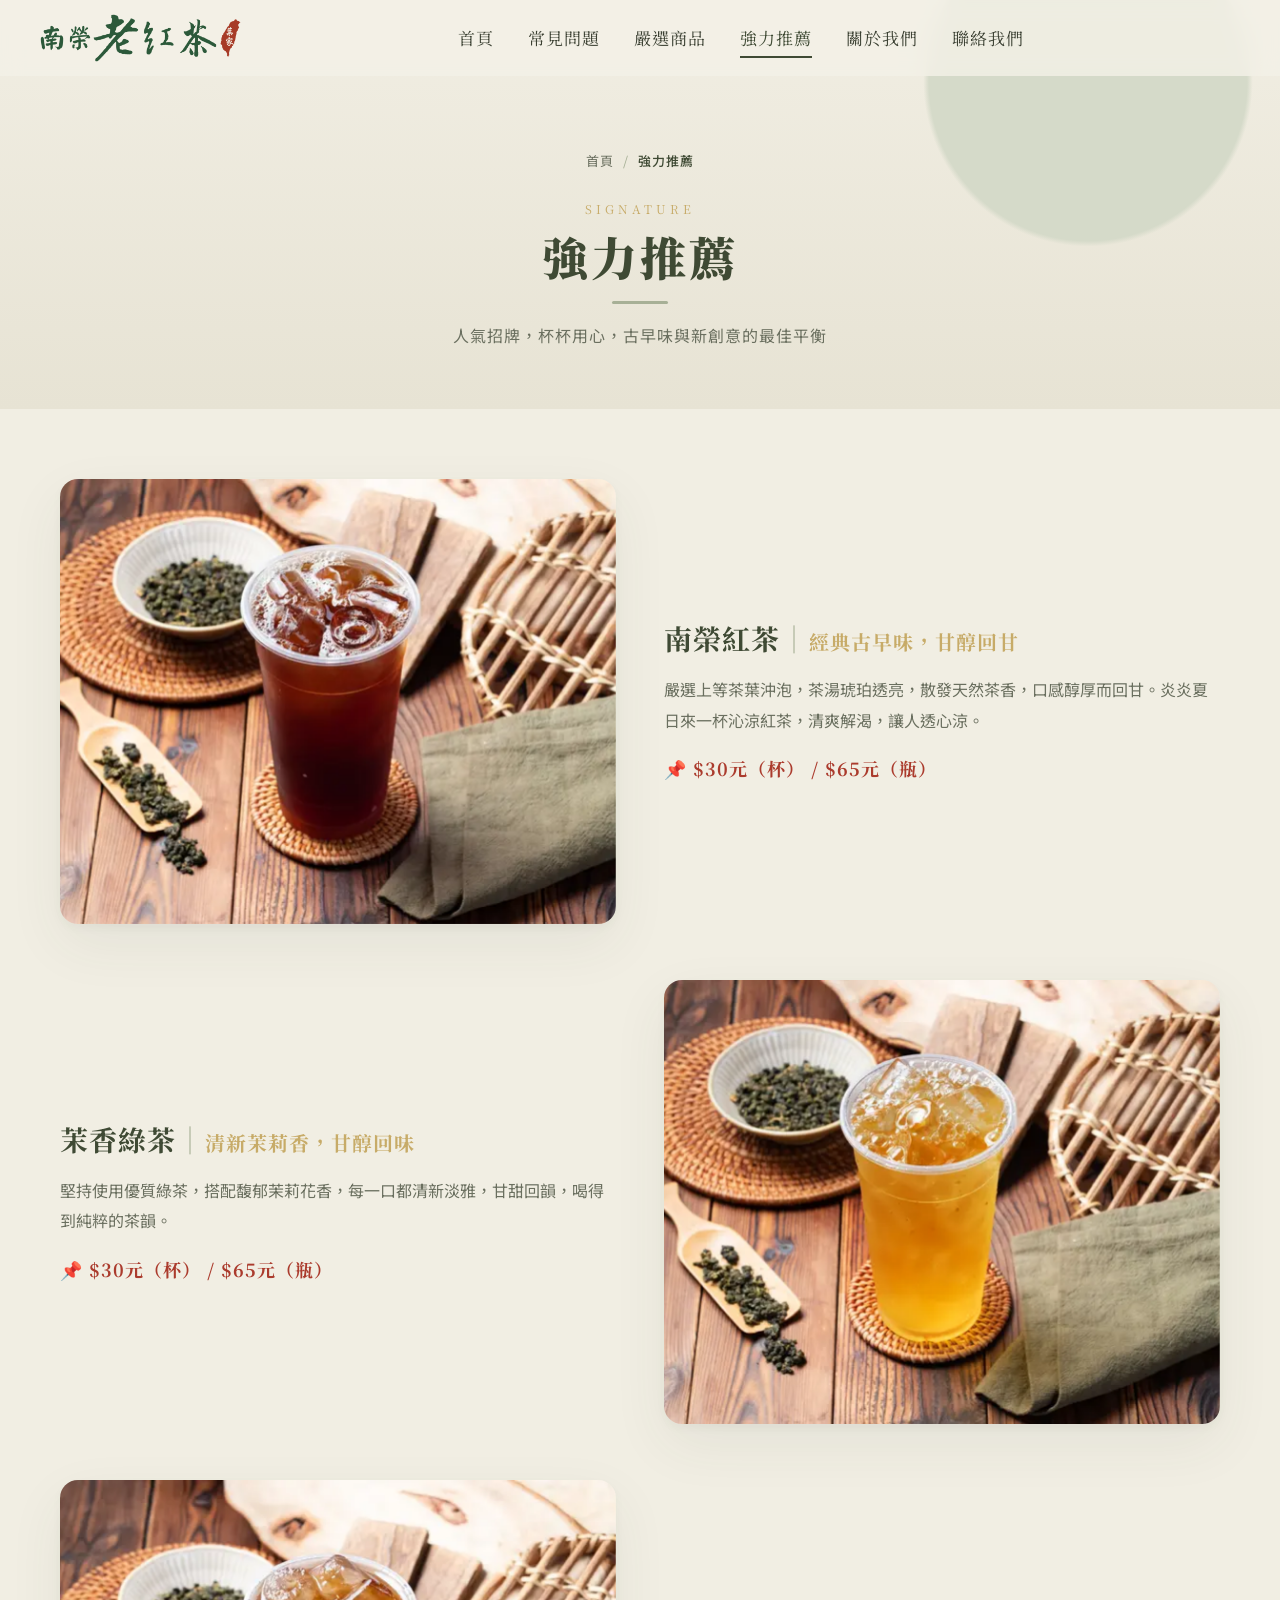
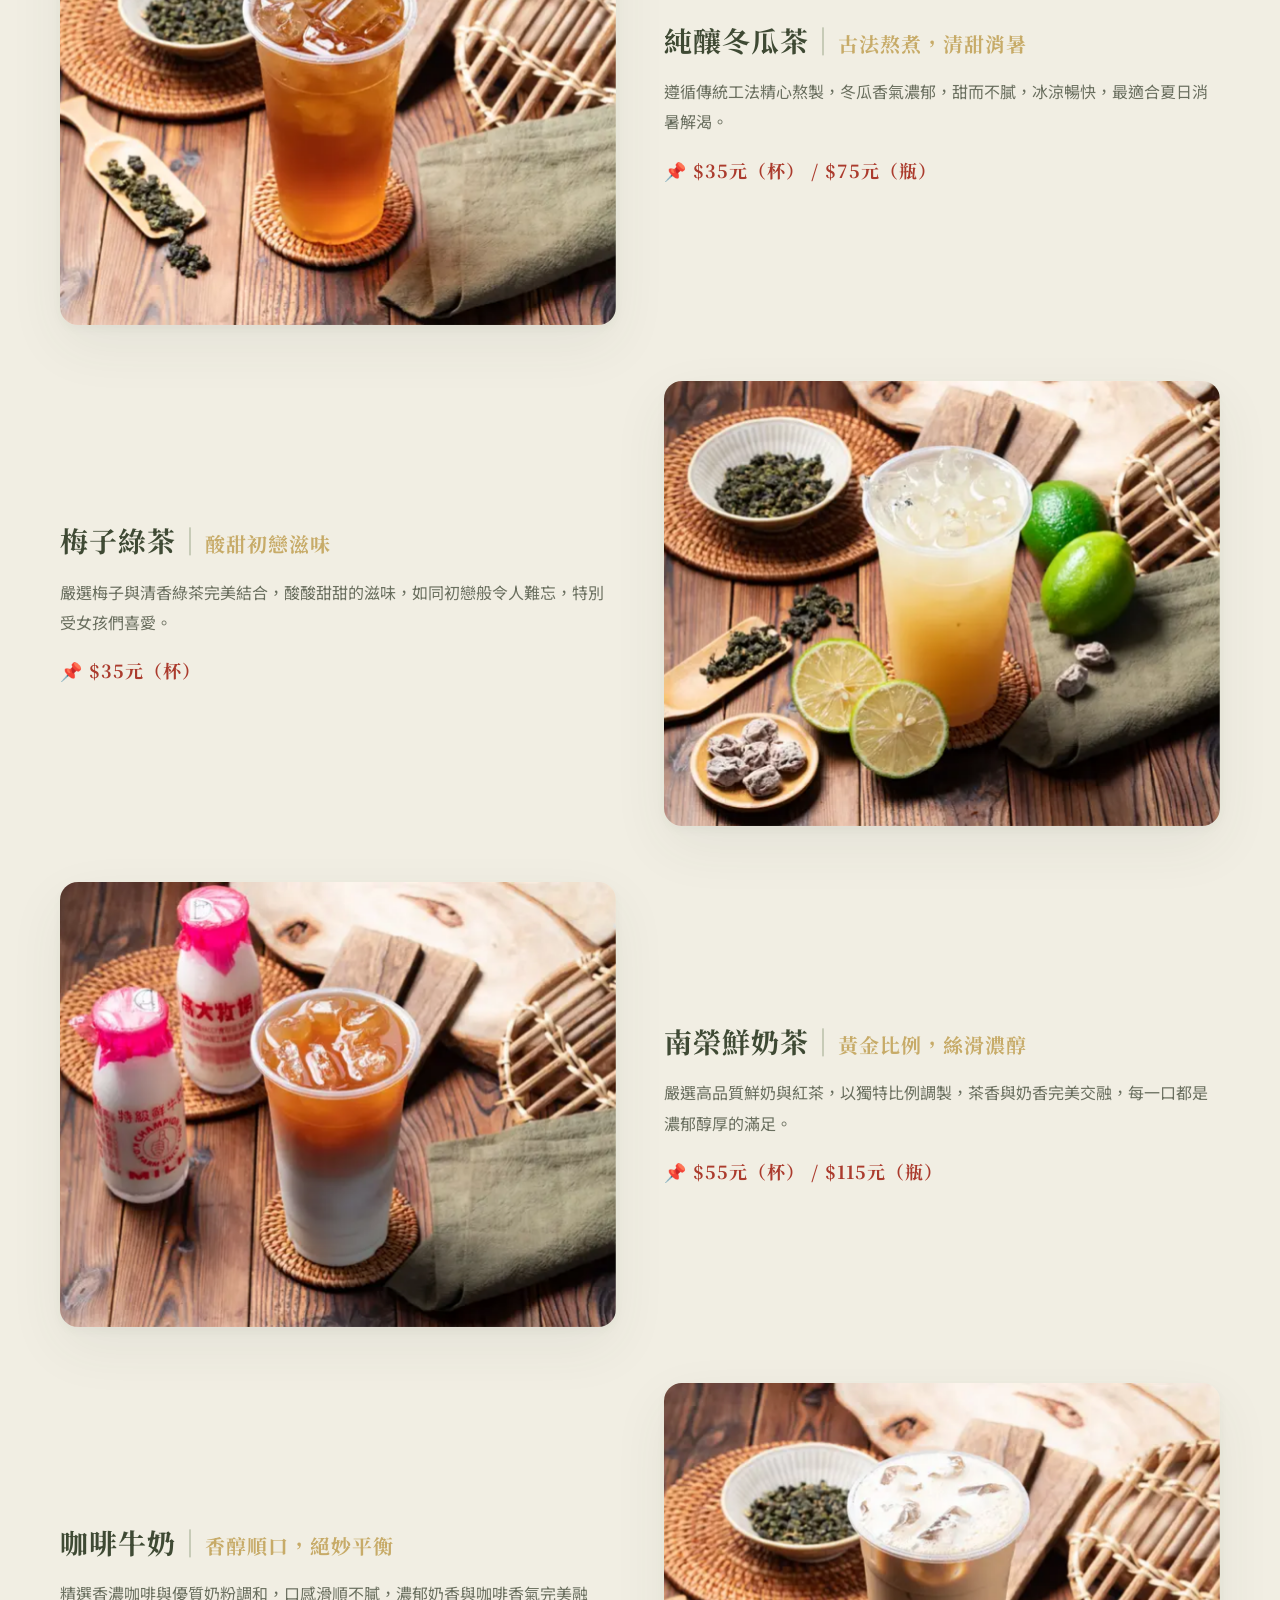
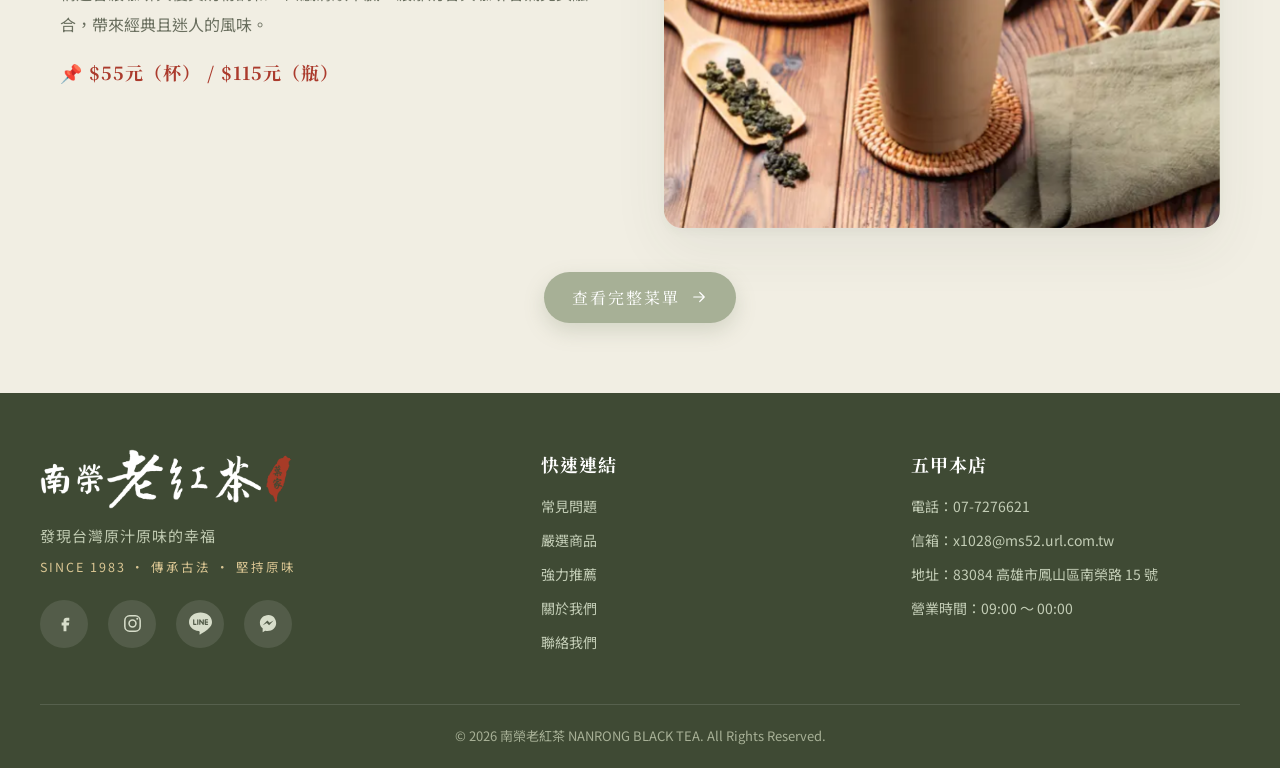
<file: recommend.html>
<!DOCTYPE html>
<html lang="zh-Hant">
<head>
  <meta charset="UTF-8">
  <meta name="viewport" content="width=device-width, initial-scale=1.0">
  <title>強力推薦 | 南榮老紅茶</title>
  <meta name="description" content="南榮老紅茶強力推薦 - 南榮紅茶、茉香綠茶、純釀冬瓜茶、梅子綠茶、南榮鮮奶茶、咖啡牛奶，人氣招牌一次品味。">
  <link rel="icon" href="images/logo.svg">
  <link rel="canonical" href="https://www.nanrongtea.com.tw/recommend.html">
  <!-- Open Graph / 社群分享 -->
  <meta property="og:type" content="website">
  <meta property="og:site_name" content="南榮老紅茶">
  <meta property="og:locale" content="zh_TW">
  <meta property="og:title" content="強力推薦 | 南榮老紅茶">
  <meta property="og:description" content="南榮紅茶、茉香綠茶、純釀冬瓜茶、梅子綠茶、南榮鮮奶茶、咖啡牛奶，人氣招牌一次品味。">
  <meta property="og:image" content="https://www.nanrongtea.com.tw/images/fp-hongcha.jpg">
  <meta property="og:url" content="https://www.nanrongtea.com.tw/recommend.html">
  <meta name="twitter:card" content="summary_large_image">
  <link rel="preconnect" href="https://fonts.googleapis.com">
  <link rel="preconnect" href="https://fonts.gstatic.com" crossorigin>
  <link href="https://fonts.googleapis.com/css2?family=Noto+Serif+TC:wght@400;500;600;700;900&family=Noto+Sans+TC:wght@300;400;500;700&display=swap" rel="stylesheet">
  <link rel="stylesheet" href="css/style.css">
  <script type="application/ld+json">
  {"@context":"https://schema.org","@type":"BreadcrumbList","itemListElement":[
    {"@type":"ListItem","position":1,"name":"首頁","item":"https://www.nanrongtea.com.tw/"},
    {"@type":"ListItem","position":2,"name":"強力推薦","item":"https://www.nanrongtea.com.tw/recommend.html"}
  ]}
  </script>
</head>
<body>

  <div id="site-header"></div>

  <section class="page-banner">
    <div class="banner-inner">
      <nav class="breadcrumb" aria-label="breadcrumb">
        <a href="index.html">首頁</a><span class="sep">/</span><span aria-current="page">強力推薦</span>
      </nav>
      <span class="banner-eyebrow">Signature</span>
      <h1 class="banner-title">強力推薦</h1>
      <p class="banner-sub">人氣招牌，杯杯用心，古早味與新創意的最佳平衡</p>
    </div>
  </section>

  <section class="feature-list">
    <div class="fl-inner">

      <article class="fl-item">
        <div class="fl-img"><img src="images/fp-hongcha.jpg" alt="南榮紅茶"></div>
        <div class="fl-body">
          <h2>南榮紅茶<span class="fl-slash">｜</span><span class="fl-tag">經典古早味，甘醇回甘</span></h2>
          <p>嚴選上等茶葉沖泡，茶湯琥珀透亮，散發天然茶香，口感醇厚而回甘。炎炎夏日來一杯沁涼紅茶，清爽解渴，讓人透心涼。</p>
          <span class="fl-price">📌 $30元（杯） / $65元（瓶）</span>
        </div>
      </article>

      <article class="fl-item reverse">
        <div class="fl-img"><img src="images/fp-molixiang.jpg" alt="茉香綠茶"></div>
        <div class="fl-body">
          <h2>茉香綠茶<span class="fl-slash">｜</span><span class="fl-tag">清新茉莉香，甘醇回味</span></h2>
          <p>堅持使用優質綠茶，搭配馥郁茉莉花香，每一口都清新淡雅，甘甜回韻，喝得到純粹的茶韻。</p>
          <span class="fl-price">📌 $30元（杯） / $65元（瓶）</span>
        </div>
      </article>

      <article class="fl-item">
        <div class="fl-img"><img src="images/fp-donggua.jpg" alt="純釀冬瓜茶"></div>
        <div class="fl-body">
          <h2>純釀冬瓜茶<span class="fl-slash">｜</span><span class="fl-tag">古法熬煮，清甜消暑</span></h2>
          <p>遵循傳統工法精心熬製，冬瓜香氣濃郁，甜而不膩，冰涼暢快，最適合夏日消暑解渴。</p>
          <span class="fl-price">📌 $35元（杯） / $75元（瓶）</span>
        </div>
      </article>

      <article class="fl-item reverse">
        <div class="fl-img"><img src="images/fp-meizi.jpg" alt="梅子綠茶"></div>
        <div class="fl-body">
          <h2>梅子綠茶<span class="fl-slash">｜</span><span class="fl-tag">酸甜初戀滋味</span></h2>
          <p>嚴選梅子與清香綠茶完美結合，酸酸甜甜的滋味，如同初戀般令人難忘，特別受女孩們喜愛。</p>
          <span class="fl-price">📌 $35元（杯）</span>
        </div>
      </article>

      <article class="fl-item">
        <div class="fl-img"><img src="images/fp-milktea.jpg" alt="南榮鮮奶茶"></div>
        <div class="fl-body">
          <h2>南榮鮮奶茶<span class="fl-slash">｜</span><span class="fl-tag">黃金比例，絲滑濃醇</span></h2>
          <p>嚴選高品質鮮奶與紅茶，以獨特比例調製，茶香與奶香完美交融，每一口都是濃郁醇厚的滿足。</p>
          <span class="fl-price">📌 $55元（杯） / $115元（瓶）</span>
        </div>
      </article>

      <article class="fl-item reverse">
        <div class="fl-img"><img src="images/fp-coffee.jpg" alt="咖啡牛奶"></div>
        <div class="fl-body">
          <h2>咖啡牛奶<span class="fl-slash">｜</span><span class="fl-tag">香醇順口，絕妙平衡</span></h2>
          <p>精選香濃咖啡與優質奶粉調和，口感滑順不膩，濃郁奶香與咖啡香氣完美融合，帶來經典且迷人的風味。</p>
          <span class="fl-price">📌 $55元（杯） / $115元（瓶）</span>
        </div>
      </article>

    </div>

    <div class="section-cta">
      <a href="products.html" class="btn-explore btn-explore--sm">查看完整菜單
        <svg viewBox="0 0 24 24" width="18" height="18" aria-hidden="true"><path d="M5 12h14M13 6l6 6-6 6" fill="none" stroke="currentColor" stroke-width="1.6" stroke-linecap="round" stroke-linejoin="round"/></svg>
      </a>
    </div>
  </section>

  <div id="site-footer"></div>

  <script src="js/layout.js"></script>
  <script src="js/main.js"></script>
</body>
</html>
</file>
<file: css/style.css>
/* ===== Variables ===== */
:root{
  --cream:#f1eee3;
  --cream-2:#e7e3d4;
  --sage:#a7b096;
  --sage-light:#c0cab1;
  --sage-soft:#d5dac9;
  --green-deep:#3f4a34;
  --green-mid:#626e4e;
  --gold:#c7ab68;
  --gold-soft:#dac693;
  --red:#ab3b2d;
  --text:#3b4032;
  --text-soft:#6a6f5f;
  --serif:'Noto Serif TC',serif;
  --sans:'Noto Sans TC',sans-serif;
  --section-y:112px;
  --content:1160px;   /* 全站統一內容寬度 */

  /* ===== 圓角：不過圓，保留老品牌的穩重 ===== */
  --radius-sm:10px;   /* 小元件：標籤、輸入框 */
  --radius:14px;      /* 主要卡片 */
  --radius-lg:18px;   /* 大型圖片框、地圖、媒體區 */

  /* ===== 陰影：柔和、大擴散、低透明度（雙層） ===== */
  --shadow-sm:
    0 2px 6px rgba(61,74,53,.04),
    0 10px 28px rgba(61,74,53,.05);
  --shadow:
    0 4px 10px rgba(61,74,53,.04),
    0 20px 56px rgba(61,74,53,.07);
  --shadow-hover:
    0 8px 18px rgba(61,74,53,.05),
    0 34px 76px rgba(61,74,53,.10);
}

*{margin:0;padding:0;box-sizing:border-box;}
html{scroll-behavior:smooth;}
body{
  font-family:var(--sans);
  color:var(--text);
  background:var(--cream);
  line-height:1.7;
  overflow-x:hidden;
}
a{text-decoration:none;color:inherit;}
ul{list-style:none;}
img{max-width:100%;display:block;}

/* ===== Header ===== */
.site-header{
  position:fixed;top:0;left:0;right:0;z-index:100;
  background:rgba(243,241,231,.82);
  backdrop-filter:blur(10px);
  transition:box-shadow .3s,background .3s;
}
.site-header.scrolled{box-shadow:0 2px 20px rgba(61,74,53,.08);background:rgba(243,241,231,.95);}
.header-inner{
  max-width:1440px;margin:0 auto;padding:14px 40px;
  display:flex;align-items:center;justify-content:space-between;gap:24px;
}
.logo{display:flex;align-items:center;line-height:1;}
.logo-img{height:48px;width:auto;max-width:250px;display:block;}
.main-nav{display:flex;gap:34px;font-family:var(--serif);}
.nav-link{
  font-size:17px;color:var(--text);position:relative;padding:6px 0;
  transition:color .25s;letter-spacing:1px;
}
.nav-link::after{
  content:"";position:absolute;left:0;bottom:0;height:2px;width:0;
  background:var(--green-deep);transition:width .3s;
}
.nav-link:hover,.nav-link.active{color:var(--green-deep);}
.nav-link.active::after,.nav-link:hover::after{width:100%;}
.header-icons{display:flex;align-items:center;gap:10px;}
.icon-btn{
  width:42px;height:42px;border:1.5px solid var(--sage);border-radius:50%;
  background:transparent;color:var(--green-deep);cursor:pointer;
  display:flex;align-items:center;justify-content:center;transition:all .25s;
}
.icon-btn:hover{background:var(--sage);color:#fff;}
.menu-toggle{display:none;}

/* ===== Hero ===== */
.hero{
  position:relative;min-height:84vh;display:flex;align-items:flex-start;
  padding:clamp(150px,20vh,240px) 40px 96px;overflow:hidden;background-color:#eef0e8;
  background-image:
    linear-gradient(100deg,rgba(245,246,240,.72) 0%,rgba(245,246,240,.3) 24%,rgba(245,246,240,0) 46%),
    url(../images/hero-keyvisual.jpg);
  background-repeat:no-repeat,no-repeat;
  background-position:center,center right;
  background-size:cover,cover;
}
.hero-inner{
  max-width:1440px;margin:0 auto;width:100%;
  position:relative;z-index:2;
}
/* Hero copy */
.hero-copy{position:relative;z-index:3;padding-left:40px;max-width:492px;}
.hero-title{display:flex;align-items:flex-start;}
.hero-title-img{width:470px;max-width:100%;height:auto;display:block;filter:drop-shadow(0 5px 14px rgba(61,74,53,.16));}
.hero-slogan{
  font-family:var(--serif);font-size:28px;font-weight:500;
  color:var(--green-deep);margin:22px 0 8px;
  width:470px;max-width:100%;
  text-align:justify;text-align-last:justify;
}
.hero-tagline{
  display:flex;gap:6px;margin:26px 0 14px;font-family:var(--serif);
}
.hero-en{
  font-family:var(--serif);font-size:18px;letter-spacing:2px;
  color:var(--text-soft);margin:0;text-align:right;
}
.hero-tagline span{
  writing-mode:vertical-rl;font-size:21px;color:var(--text-soft);
  letter-spacing:4px;border-left:1px solid var(--sage);padding-left:8px;
}
.hero-tagline span:first-child{border-left:none;}
.btn-explore{
  display:inline-flex;align-items:center;gap:10px;
  background:var(--sage);color:#fff;font-family:var(--serif);font-size:18px;
  padding:14px 34px;border-radius:40px;letter-spacing:2px;
  transition:all .3s;box-shadow:0 8px 20px rgba(126,140,110,.25);
}
.btn-explore:hover{background:var(--green-mid);transform:translateY(-2px);}

/* Hero visual */
.hero-visual{position:relative;height:560px;display:flex;align-items:center;justify-content:center;}
.visual-circle{
  position:absolute;width:440px;height:440px;border-radius:50%;
  background:radial-gradient(circle at 38% 32%,var(--sage-light),var(--sage));
  right:40px;box-shadow:inset 0 0 70px rgba(61,74,53,.12);
}
/* 金色點陣 + 金弧，點綴大圓 */
.v-dots{
  position:absolute;top:60px;right:70px;width:70px;height:70px;z-index:5;
  background-image:radial-gradient(var(--gold-soft) 2px,transparent 2px);
  background-size:14px 14px;opacity:.7;
}
.v-arc{
  position:absolute;width:300px;height:300px;border-radius:50%;right:110px;bottom:40px;z-index:2;
  border:1.5px solid transparent;border-top-color:var(--gold-soft);border-left-color:var(--gold-soft);
  transform:rotate(-32deg);opacity:.55;
}
.leaf{position:absolute;width:200px;height:280px;opacity:.35;
  background:no-repeat center/contain;
}
.leaf--1{
  left:0;top:60px;transform:rotate(-18deg);
  background-image:url("data:image/svg+xml;utf8,<svg xmlns='http://www.w3.org/2000/svg' viewBox='0 0 200 280'><g fill='none' stroke='%235b6b4c' stroke-width='1.4'><path d='M100 10C40 60 30 160 90 270'/><path d='M92 250C60 200 55 120 96 60'/><path d='M96 220c-30-8-46-40-40-70'/><path d='M97 180c-28-6-42-34-38-60'/><path d='M99 140c-26-6-40-30-36-54'/><path d='M100 100c-22-4-34-24-30-46'/><path d='M96 220c34-14 44-52 30-88'/><path d='M97 180c32-12 40-46 28-78'/><path d='M99 140c28-10 36-40 26-68'/></g></svg>");
}
.leaf--2{
  right:-10px;bottom:20px;width:230px;height:200px;transform:rotate(12deg);
  background-image:url("data:image/svg+xml;utf8,<svg xmlns='http://www.w3.org/2000/svg' viewBox='0 0 230 200'><g fill='none' stroke='%235b6b4c' stroke-width='1.4'><path d='M20 180C90 160 190 120 215 30'/><path d='M60 165c10-40 60-90 120-120'/><path d='M95 150c6-30 40-64 90-88'/><path d='M130 132c4-22 30-46 66-64'/></g></svg>");
}
.product-frame{
  position:relative;z-index:4;width:330px;height:330px;transform:translateX(-10px);
}
.product-img{
  width:100%;height:100%;object-fit:cover;object-position:center;display:block;border-radius:50%;
  border:8px solid #faf9f2;
  box-shadow:0 0 0 1.5px var(--gold-soft),0 26px 50px rgba(61,74,53,.28);
}
.product-badge{
  position:absolute;right:6px;bottom:14px;z-index:5;
  width:74px;height:74px;border-radius:50%;background:var(--red);color:#fff;
  display:flex;align-items:baseline;justify-content:center;gap:2px;
  font-family:var(--serif);font-size:30px;font-weight:900;
  box-shadow:0 10px 22px rgba(120,40,30,.35);border:3px solid #faf9f2;
}
.product-badge small{font-size:13px;font-weight:500;}

/* ===== Features ===== */
.features{padding:0 40px;margin-top:-40px;position:relative;z-index:5;}
.features-card{
  max-width:var(--content);margin:0 auto;background:#faf9f2;
  border-radius:var(--radius);box-shadow:var(--shadow);
  display:grid;grid-template-columns:repeat(4,1fr);
  padding:38px 30px;
}
.feature{
  display:flex;align-items:center;gap:16px;padding:6px 24px;
  position:relative;
}
.feature:not(:last-child)::after{
  content:"";position:absolute;right:0;top:12%;height:76%;width:1px;background:var(--cream-2);
}
.feature-icon{
  color:var(--green-mid);flex-shrink:0;position:relative;
  width:64px;height:64px;display:flex;align-items:center;justify-content:center;
  border:1.5px solid var(--sage);border-radius:50%;background:#fff;
}
.feature-text h3{font-family:var(--serif);font-size:20px;color:var(--green-deep);font-weight:700;letter-spacing:1px;}
.feature-text p{font-size:14px;color:var(--text-soft);margin-top:2px;}

/* ===== Section title (shared) ===== */
.section-title{
  font-family:var(--serif);font-size:34px;color:var(--green-deep);font-weight:700;
  display:flex;align-items:center;gap:10px;margin-bottom:24px;letter-spacing:0.5px;
}
.section-title .star{color:var(--gold);font-size:26px;}
.section-title.center{justify-content:center;}
.section-head{text-align:center;max-width:640px;margin:0 auto 60px;}
.section-eyebrow{
  display:inline-block;font-family:var(--serif);font-size:12px;letter-spacing:4px;
  text-transform:uppercase;color:var(--gold);margin-bottom:10px;
}
.section-desc{font-size:16px;color:var(--text-soft);letter-spacing:1px;}

/* ===== 強力推薦 ===== */
.recommend{padding:var(--section-y) 40px;background:var(--cream);}
.recommend-grid{
  max-width:var(--content);margin:0 auto;display:grid;grid-template-columns:repeat(3,1fr);gap:32px;
}
.rec-card{
  background:#faf9f2;border-radius:var(--radius);overflow:hidden;
  box-shadow:var(--shadow);transition:transform .3s,box-shadow .3s;
}
.rec-card:hover{transform:translateY(-6px);box-shadow:var(--shadow-hover);}
.rec-img{position:relative;aspect-ratio:5/4;overflow:hidden;}
.rec-img img{width:100%;height:100%;object-fit:cover;display:block;transition:transform .5s;}
.rec-card:hover .rec-img img{transform:scale(1.06);}
.rec-badge{
  position:absolute;top:14px;left:14px;background:rgba(247,245,236,.92);color:var(--green-deep);
  font-family:var(--serif);font-size:13px;font-weight:600;padding:5px 14px;border-radius:20px;letter-spacing:1px;
}
.rec-body{padding:22px 24px 26px;}
.rec-body h3{font-family:var(--serif);font-size:23px;color:var(--green-deep);font-weight:700;letter-spacing:1px;margin-bottom:8px;}
.rec-body p{font-size:14.5px;color:var(--text-soft);line-height:1.8;}

/* ===== 嚴選商品 ===== */
.products{padding:var(--section-y) 40px;background:linear-gradient(180deg,var(--cream-2) 0%,var(--sage-soft) 100%);}
.product-grid{
  max-width:var(--content);margin:0 auto;display:grid;
  grid-template-columns:repeat(5,1fr);gap:24px;
}
.prod-card{
  background:#faf9f2;border-radius:var(--radius);overflow:hidden;text-align:center;padding-bottom:18px;
  box-shadow:var(--shadow);transition:transform .3s,box-shadow .3s;
}
.prod-card:hover{transform:translateY(-5px);box-shadow:var(--shadow-hover);}
.prod-img{aspect-ratio:1/1;overflow:hidden;}
.prod-img img{width:100%;height:100%;object-fit:cover;display:block;transition:transform .5s;}
.prod-card:hover .prod-img img{transform:scale(1.07);}
.prod-card h3{font-family:var(--serif);font-size:18px;color:var(--green-deep);font-weight:700;margin:14px 0 4px;letter-spacing:1px;}
.prod-card p{font-size:13px;color:var(--text-soft);}
.products-cta{
  max-width:var(--content);margin:44px auto 0;display:flex;align-items:center;justify-content:center;
  gap:14px;flex-wrap:wrap;font-family:var(--serif);color:var(--green-deep);font-size:17px;
}
.order-btn{color:#fff;font-family:var(--sans);font-weight:700;font-size:15px;padding:11px 26px;border-radius:26px;transition:transform .2s,opacity .2s;}
.order-btn:hover{transform:translateY(-2px);opacity:.92;}
.order-btn--ue{background:#06c167;}
.order-btn--fp{background:#d70f64;}

/* ===== About / 品牌故事 ===== */
.about{padding:var(--section-y) 40px;background:linear-gradient(180deg,var(--cream-2) 0%,var(--sage-soft) 100%);}
.about-inner{max-width:var(--content);margin:0 auto;display:grid;grid-template-columns:1fr 1fr;gap:60px;align-items:center;}
.about-eyebrow{
  display:inline-flex;align-items:center;gap:8px;font-family:var(--serif);
  font-size:13px;color:var(--gold);letter-spacing:4px;margin-bottom:12px;
}
.about-text p{font-size:16px;color:var(--text);margin-bottom:16px;line-height:1.9;}
.about-services{margin:24px 0 30px;display:flex;flex-direction:column;gap:12px;}
.about-services li{
  display:flex;align-items:center;gap:14px;font-size:15px;color:var(--text-soft);
}
.about-services li span{
  flex-shrink:0;background:var(--sage);color:#fff;font-family:var(--serif);
  font-size:14px;padding:4px 14px;border-radius:20px;letter-spacing:1px;
}
.btn-explore--sm{font-size:16px;padding:12px 28px;}
.about-actions{display:flex;flex-wrap:wrap;align-items:center;gap:12px;}
.about-media{
  position:relative;border-radius:18px;overflow:hidden;
  box-shadow:0 24px 50px rgba(61,74,53,.28);aspect-ratio:4/3;
}
.about-media img{width:100%;height:100%;object-fit:cover;display:block;}
.about-badge{
  position:absolute;right:20px;top:20px;
  background:rgba(61,74,53,.72);color:#fff;font-family:var(--serif);
  font-size:16px;letter-spacing:4px;padding:8px 18px;border-radius:10px;backdrop-filter:blur(3px);
}

/* ===== 門市 / 聯絡 ===== */
.contact-section{padding:var(--section-y) 40px;background:var(--cream);}
.contact-inner{max-width:var(--content);margin:0 auto;display:grid;grid-template-columns:1.1fr .9fr;gap:56px;align-items:center;}
.contact-map{border-radius:18px;overflow:hidden;box-shadow:0 20px 44px rgba(61,74,53,.16);height:380px;}
.contact-map iframe{width:100%;height:100%;border:0;display:block;}
.contact-list{display:flex;flex-direction:column;gap:16px;margin-bottom:28px;}
.contact-list li{display:flex;align-items:baseline;gap:16px;font-size:16px;color:var(--text);}
.contact-list li span{
  flex-shrink:0;width:76px;font-family:var(--serif);color:var(--green-deep);
  font-weight:700;letter-spacing:2px;
}
.contact-list a{color:var(--green-mid);transition:color .2s;}
.contact-list a:hover{color:var(--green-deep);}
.contact-social{display:flex;align-items:center;gap:12px;flex-wrap:wrap;}
.social-btn{
  width:44px;height:44px;border-radius:50%;border:1.5px solid var(--sage);
  display:flex;align-items:center;justify-content:center;color:var(--green-deep);transition:all .25s;
}
.social-btn:hover{background:var(--sage);color:#fff;}
.line-btn{
  background:#06c755;color:#fff;font-family:var(--serif);font-size:15px;
  padding:11px 22px;border-radius:24px;letter-spacing:1px;transition:opacity .2s;
}
.line-btn:hover{opacity:.88;}

/* ===== Footer ===== */
.site-footer{background:var(--green-deep);color:#d7ddca;padding:56px 40px 0;}
.footer-inner{
  max-width:1320px;margin:0 auto;display:grid;
  grid-template-columns:1.4fr 1fr 1fr;gap:40px;padding-bottom:40px;
}
.footer-logo-img{height:60px;width:auto;max-width:100%;display:block;}
.footer-brand p{margin-top:14px;font-size:15px;color:var(--sage-light);letter-spacing:1px;}
.footer-since{margin-top:8px !important;font-size:12.5px !important;color:var(--gold-soft) !important;letter-spacing:2px !important;}
.footer-social{display:flex;justify-content:space-between;gap:12px;margin-top:22px;width:252px;max-width:100%;}
.footer-social a{
  width:48px;height:48px;border-radius:50%;flex-shrink:0;
  display:flex;align-items:center;justify-content:center;
  background:rgba(255,255,255,.1);color:#d7ddca;
  transition:background .25s,color .25s,transform .25s;
}
.footer-social a:hover{background:var(--gold);color:#fff;transform:translateY(-3px);}
.footer-social svg{width:23px;height:23px;}
.footer-col h4{font-family:var(--serif);font-size:18px;color:#fff;margin-bottom:16px;letter-spacing:1px;}
.footer-col a,.footer-col p{display:block;font-size:14px;color:#c3cdb6;margin-bottom:10px;transition:color .2s;}
.footer-col a:hover{color:#fff;}
.footer-col p a{display:inline;margin:0;color:inherit;transition:color .2s;}
.footer-col p a:hover{color:#fff;text-decoration:underline;}
.footer-bottom{border-top:1px solid rgba(255,255,255,.12);padding:20px 0;text-align:center;}
.footer-bottom p{font-size:13px;color:var(--sage);}

/* rec-card as link */
a.rec-card{display:block;color:inherit;}

/* section CTA */
.section-cta{text-align:center;margin-top:44px;}

/* ===== Page Banner (sub pages) ===== */
.page-banner{
  position:relative;overflow:hidden;padding:150px 40px 60px;text-align:center;
  background:
    radial-gradient(circle at 85% 20%, var(--sage-soft) 0 14%, transparent 14.5%),
    linear-gradient(180deg,var(--cream) 0%,var(--cream-2) 100%);
}
.banner-inner{position:relative;z-index:2;}
.breadcrumb{display:flex;justify-content:center;flex-wrap:wrap;align-items:center;gap:9px;font-family:var(--sans);font-size:13px;color:var(--text-soft);margin-bottom:22px;letter-spacing:1px;}
.breadcrumb a{color:var(--text-soft);transition:color .2s;}
.breadcrumb a:hover{color:var(--green-deep);}
.breadcrumb .sep{color:var(--sage);}
.breadcrumb [aria-current]{color:var(--green-deep);font-weight:500;}
.banner-eyebrow{
  display:inline-block;font-family:var(--serif);font-size:12px;letter-spacing:4px;
  text-transform:uppercase;color:var(--gold);margin-bottom:10px;
}
.banner-title{
  font-family:var(--serif);font-size:46px;font-weight:900;color:var(--green-deep);
  letter-spacing:3px;line-height:1.2;
}
.banner-title::after{content:"";display:block;width:56px;height:3px;background:var(--sage);margin:16px auto 0;border-radius:2px;}
.banner-sub{margin-top:18px;font-size:16px;color:var(--text-soft);letter-spacing:1px;}

/* ===== Menu ===== */
.menu{padding:70px 40px;background:var(--cream);}
/* 分類頁籤 */
.menu-tabs{
  position:sticky;top:70px;z-index:30;
  display:flex;gap:8px;justify-content:center;flex-wrap:nowrap;overflow-x:auto;
  padding:14px 16px;margin:0 -40px 34px;background:rgba(241,238,227,.94);
  backdrop-filter:blur(8px);border-bottom:1px solid var(--cream-2);scrollbar-width:none;
}
.menu-tabs::-webkit-scrollbar{display:none;}
.menu-tab{
  flex-shrink:0;font-family:var(--serif);font-size:16px;letter-spacing:1px;
  padding:9px 20px;border-radius:24px;border:1.5px solid transparent;
  color:var(--text-soft);background:transparent;cursor:pointer;white-space:nowrap;transition:all .22s;
}
.menu-tab:hover{color:var(--green-deep);border-color:var(--sage);}
.menu-tab.active{background:var(--green-mid);color:#fff;border-color:var(--green-mid);}
.menu-panels{max-width:var(--content);margin:0 auto;}
.menu-panel{display:none;}
.menu-panel.active{display:block;animation:menuFade .35s ease;}
@keyframes menuFade{from{opacity:0;transform:translateY(12px);}to{opacity:1;transform:none;}}
.menu-panel .menu-cat{max-width:var(--content);margin:0 auto;}
.menu-two{column-count:2;column-gap:54px;column-rule:1px solid var(--cream-2);}
.menu-two li{break-inside:avoid;}
.menu-cat{
  background:#faf9f2;border-radius:16px;padding:28px 34px;
  box-shadow:0 12px 30px rgba(61,74,53,.08);
}
.menu-cat-title{
  font-family:var(--serif);font-size:23px;color:var(--green-deep);font-weight:700;
  letter-spacing:2px;padding-bottom:14px;margin-bottom:8px;border-bottom:2px solid var(--sage-soft);
  display:flex;align-items:center;gap:10px;
}
.menu-cat-title::before{content:"";width:8px;height:22px;background:var(--sage);border-radius:3px;}
.menu-list li{
  display:grid;grid-template-columns:1fr auto;align-items:center;gap:12px;padding:11px 0;
  border-bottom:1px dashed rgba(91,107,76,.2);
}
.menu-list li:last-child{border-bottom:none;}
.mi-name{font-size:16px;color:var(--text);}
.mi-name .hot,.mi-name .thumb{font-style:normal;font-size:14px;display:inline-block;width:1.4em;text-align:center;}
.mi-prices{display:flex;justify-content:flex-end;gap:8px;}
.mi-cup,.mi-bottle{
  font-family:var(--serif);font-size:14px;font-weight:700;white-space:nowrap;text-align:center;
  padding:5px 0;border-radius:20px;letter-spacing:.5px;
}
.mi-cup{background:var(--sage-soft);color:var(--green-deep);}
.mi-bottle{background:#efe4c9;color:#8a6d2f;}
/* 同時有杯／瓶的分類：固定欄位，杯與瓶各自對齊成一直排 */
.menu-list--dual .mi-prices{display:grid;grid-template-columns:64px 78px;gap:10px;}
.menu-list--dual .mi-cup{grid-column:1;}
.menu-list--dual .mi-bottle{grid-column:2;}
/* 單一價（僅杯裝）分類：杯標籤固定寬度、靠右對齊 */
.menu-list:not(.menu-list--dual) .mi-cup{min-width:64px;}
.mi-name .fixed{font-style:normal;font-size:12px;color:var(--gold);border:1px solid var(--gold-soft);border-radius:12px;padding:1px 8px;margin-left:4px;letter-spacing:1px;white-space:nowrap;}

/* ===== 客製化選項（甜度 / 冰塊）===== */
.custom-options{padding:56px 40px 60px;background:var(--cream);}
.co-inner{max-width:var(--content);margin:0 auto;background:#fff;border-radius:var(--radius);box-shadow:var(--shadow-sm);padding:26px 32px;}
.co-title{font-family:var(--serif);font-size:20px;color:var(--green-deep);font-weight:700;letter-spacing:2px;margin-bottom:16px;text-align:center;}
.co-grid{display:grid;grid-template-columns:1fr 1fr;align-items:center;column-gap:36px;row-gap:14px;}
.co-grid>.co-row:first-child{border-right:1px solid var(--cream-2);padding-right:36px;}
.co-row{display:flex;align-items:center;gap:14px;flex-wrap:wrap;padding:6px 0;}
.co-label{flex-shrink:0;font-family:var(--serif);font-weight:700;color:#fff;background:var(--sage);font-size:15px;padding:6px 20px;border-radius:20px;letter-spacing:2px;}
.co-pills{display:flex;flex-wrap:wrap;gap:10px;}
.co-pills b{font-family:var(--sans);font-weight:500;font-size:15px;color:var(--green-deep);background:var(--sage-soft);padding:6px 15px;border-radius:16px;}
.co-note{margin-top:16px;font-size:14px;color:var(--text-soft);line-height:1.8;}
.co-note b{color:var(--red);font-weight:700;}

/* ===== Menu notes ===== */
.menu-notes{padding:70px 40px;background:linear-gradient(180deg,var(--cream-2) 0%,var(--sage-soft) 100%);}
.notes-inner{max-width:var(--content);margin:0 auto;display:grid;grid-template-columns:1fr;gap:40px;}
.notes-title{
  font-family:var(--serif);font-size:22px;color:var(--green-deep);font-weight:700;
  letter-spacing:2px;margin-bottom:18px;
}
.notes-list li{font-size:15px;color:var(--text);line-height:1.9;margin-bottom:12px;padding-left:18px;position:relative;}
.notes-list li::before{content:"";position:absolute;left:0;top:12px;width:7px;height:7px;border-radius:50%;background:var(--sage);}
.notes-list b{color:var(--green-deep);}
.notes-list.plain li{color:var(--text-soft);}

/* ===== Gallery ===== */
.gallery{padding:80px 40px;background:var(--cream);}
.gallery-grid{max-width:var(--content);margin:0 auto;display:grid;grid-template-columns:repeat(4,1fr);gap:18px;}
.gallery-item{position:relative;aspect-ratio:1/1;overflow:hidden;border-radius:14px;box-shadow:0 10px 26px rgba(61,74,53,.1);}
.gallery-caption{
  position:absolute;left:0;right:0;bottom:0;z-index:2;pointer-events:none;
  padding:30px 14px 14px;text-align:center;
  font-family:var(--serif);font-size:16px;font-weight:600;letter-spacing:1.5px;color:#fff;
  background:linear-gradient(to top,rgba(45,52,38,.72) 0%,rgba(45,52,38,.35) 55%,rgba(45,52,38,0) 100%);
  text-shadow:0 1px 3px rgba(0,0,0,.35);
}
.gallery-item img{width:100%;height:100%;object-fit:cover;display:block;transition:transform .5s;}
.gallery-item:hover img{transform:scale(1.08);}

/* ===== Feature list (強力推薦頁) ===== */
.feature-list{padding:70px 40px;background:var(--cream);}
.fl-inner{max-width:var(--content);margin:0 auto;display:flex;flex-direction:column;gap:56px;}
.fl-item{display:grid;grid-template-columns:1fr 1fr;gap:48px;align-items:center;}
.fl-item.reverse .fl-img{order:2;}
.fl-img{border-radius:18px;overflow:hidden;box-shadow:0 22px 48px rgba(61,74,53,.2);aspect-ratio:5/4;}
.fl-img img{width:100%;height:100%;object-fit:cover;display:block;transition:transform .6s;}
.fl-item:hover .fl-img img{transform:scale(1.05);}
.fl-body h2{font-family:var(--serif);font-size:28px;color:var(--green-deep);font-weight:700;letter-spacing:1px;line-height:1.4;margin-bottom:16px;}
.fl-slash{color:var(--sage);font-weight:400;}
.fl-tag{font-size:20px;color:var(--gold);}
.fl-body p{font-size:16px;color:var(--text-soft);line-height:1.9;margin-bottom:18px;}
.fl-price{display:inline-block;font-family:var(--serif);font-size:18px;font-weight:700;color:var(--red);letter-spacing:1px;}

/* ===== About page ===== */
.about-page{padding:70px 40px 90px;background:var(--cream);}
.ap-inner{max-width:var(--content);margin:0 auto;}
.ap-logo{text-align:center;margin-bottom:40px;}
.ap-logo img{width:380px;max-width:84%;height:auto;display:inline-block;}
.ap-slogan{font-family:var(--serif);font-size:26px;font-weight:500;color:var(--green-deep);margin-top:22px;letter-spacing:3px;}
.ap-en{font-family:var(--serif);font-size:16px;letter-spacing:2px;color:var(--text-soft);margin-top:8px;}
.ap-lead{font-family:var(--serif);font-size:19px;color:var(--text);line-height:2;text-align:center;margin-bottom:46px;letter-spacing:.05em;}
.ap-block{margin-bottom:38px;padding-left:22px;border-left:4px solid var(--sage);}
.ap-block h2{font-family:var(--serif);font-size:25px;color:var(--green-deep);font-weight:700;letter-spacing:.03em;line-height:1.5;margin-bottom:12px;}
.ap-block h2 .star{color:var(--gold);}
.ap-block p{font-family:var(--serif);font-size:18px;color:var(--text-soft);line-height:2;letter-spacing:.05em;}
.ap-closing{font-family:var(--serif);font-size:18px;color:var(--text);line-height:2;margin:40px 0;padding:28px 32px;background:#faf9f2;border-radius:14px;letter-spacing:.05em;}
.ap-photo{border-radius:18px;overflow:hidden;box-shadow:0 22px 48px rgba(61,74,53,.2);}
.ap-photo img{width:100%;display:block;}

/* ===== 品牌歷程 時間軸 ===== */
.ap-story{margin:8px 0 46px;}
.timeline{max-width:var(--content);margin:0 auto;list-style:none;position:relative;}
.timeline::before{content:"";position:absolute;left:7px;top:8px;bottom:8px;width:2px;background:var(--sage-soft);}
.tl-item{position:relative;padding:0 0 38px 44px;}
.tl-item:last-child{padding-bottom:0;}
.tl-dot{position:absolute;left:0;top:4px;width:16px;height:16px;border-radius:50%;background:var(--sage);border:3px solid var(--cream);box-shadow:0 0 0 2px var(--sage);}
.tl-year{display:inline-block;font-family:var(--serif);font-size:14px;font-weight:700;color:#fff;background:var(--green-mid);padding:3px 15px;border-radius:20px;letter-spacing:1px;margin-bottom:12px;}
.tl-body h3{font-family:var(--serif);font-size:21px;color:var(--green-deep);font-weight:700;letter-spacing:1px;margin-bottom:9px;}
.tl-body p{font-family:var(--serif);font-size:16.5px;color:var(--text-soft);line-height:1.95;letter-spacing:.03em;}

/* ===== Contact page ===== */
.contact-page{padding:70px 40px 90px;background:var(--cream);}
.cp-inner{max-width:var(--content);margin:0 auto;display:grid;grid-template-columns:1.25fr .75fr;gap:56px;align-items:start;}
.cp-intro{font-size:15.5px;color:var(--text-soft);line-height:1.9;margin-bottom:26px;}
.cp-form .cp-row{margin-bottom:20px;}
.cp-form label{display:block;font-family:var(--serif);font-size:15px;color:var(--green-deep);letter-spacing:1px;}
.cp-form .req{color:var(--red);}
.cp-form input,.cp-form textarea{
  width:100%;margin-top:8px;padding:12px 14px;font-family:var(--sans);font-size:15px;
  border:1.5px solid var(--sage-soft);border-radius:10px;background:#faf9f2;color:var(--text);
  transition:border-color .2s;
}
.cp-form input:focus,.cp-form textarea:focus{outline:none;border-color:var(--sage);}
.cp-form textarea{resize:vertical;}
.cp-submit{
  margin-top:6px;background:var(--sage);color:#fff;font-family:var(--serif);font-size:17px;
  padding:12px 40px;border:none;border-radius:26px;letter-spacing:2px;cursor:pointer;
  transition:background .25s,transform .2s;
}
.cp-submit:hover{background:var(--green-mid);transform:translateY(-2px);}
.cp-info{background:#faf9f2;border-radius:16px;padding:32px 30px;box-shadow:0 14px 34px rgba(61,74,53,.1);}
.cp-store{font-family:var(--serif);font-size:24px;color:var(--green-deep);font-weight:700;letter-spacing:2px;margin-bottom:20px;}
.cp-map{max-width:var(--content);margin:56px auto 0;height:420px;border-radius:18px;overflow:hidden;box-shadow:0 20px 44px rgba(61,74,53,.16);}
.cp-transit{max-width:var(--content);margin:52px auto 0;}
.cp-transit-title{font-family:var(--serif);font-size:22px;color:var(--green-deep);font-weight:700;letter-spacing:2px;margin-bottom:22px;text-align:center;}
.cp-transit-list{display:grid;grid-template-columns:repeat(3,1fr);gap:20px;list-style:none;}
.cp-transit-list li{display:flex;flex-direction:column;gap:10px;background:#faf9f2;border-radius:14px;padding:22px 24px;box-shadow:var(--shadow-sm);font-size:15.5px;color:var(--text);line-height:1.7;}
.ct-tag{align-self:flex-start;font-family:var(--serif);font-size:13px;font-weight:700;color:#fff;background:var(--sage);padding:4px 15px;border-radius:16px;letter-spacing:1px;}
@media(max-width:768px){.cp-transit-list{grid-template-columns:1fr;}}

/* ===== LINE CTA 橫幅 ===== */
.line-cta{background:#06C755;padding:26px 40px;}
.line-cta-inner{max-width:var(--content);margin:0 auto;display:flex;align-items:center;justify-content:space-between;gap:20px;flex-wrap:wrap;}
.line-cta-brand{display:flex;align-items:center;gap:16px;}
.line-cta-brand svg{flex-shrink:0;}
.line-cta-text{display:flex;flex-direction:column;gap:3px;color:#fff;}
.line-cta-text b{font-family:var(--serif);font-size:21px;font-weight:700;letter-spacing:1px;}
.line-cta-text em{font-style:normal;font-size:14.5px;opacity:.95;}
.line-cta-btn{flex-shrink:0;background:#fff;color:#06a648;font-family:var(--sans);font-weight:700;font-size:16px;padding:12px 34px;border-radius:26px;letter-spacing:1px;transition:transform .2s,box-shadow .2s;}
.line-cta-btn:hover{transform:translateY(-2px);box-shadow:0 8px 20px rgba(0,0,0,.18);}
@media(max-width:600px){
  .line-cta-inner{flex-direction:column;text-align:center;gap:16px;}
  .line-cta-brand{flex-direction:column;gap:10px;}
  .co-grid{grid-template-columns:1fr;row-gap:4px;}
  .co-grid>.co-row:first-child{border-right:none;padding-right:0;border-bottom:1px solid var(--cream-2);padding-bottom:12px;margin-bottom:4px;}
}

/* ===== 404 ===== */
.notfound{padding:60px 40px 100px;background:var(--cream);text-align:center;}
.nf-inner{max-width:var(--content);margin:0 auto;}
.nf-links{display:flex;justify-content:center;flex-wrap:wrap;gap:14px;}
.cp-map iframe{width:100%;height:100%;border:0;display:block;}

/* ===== News page ===== */
.news-page{padding:70px 40px 90px;background:var(--cream);}
.np-inner{max-width:var(--content);margin:0 auto;}
.news-list{display:flex;flex-direction:column;}
.news-item{display:flex;align-items:center;gap:16px;padding:18px 6px;border-bottom:1px dashed rgba(91,107,76,.28);transition:background .2s;}
.news-item:hover{background:#faf9f2;}
.tag{flex-shrink:0;font-size:13px;padding:4px 14px;border-radius:5px;font-family:var(--serif);letter-spacing:1px;color:var(--green-deep);}
.tag--event{background:#e4dca2;}
.tag--new{background:#c9d3ac;}
.tag--sale{background:#dcd3b4;}
.tag--notice{background:#cfd6c2;}
.news-item a{flex:1;font-size:16px;color:var(--text);transition:color .2s;}
.news-item a:hover{color:var(--green-deep);}
.news-item time{font-size:14px;color:var(--text-soft);flex-shrink:0;font-family:var(--serif);}
.np-hint{margin-top:24px;font-size:14px;color:var(--text-soft);text-align:center;}

/* ===== 山巒茶園裝飾帶已移除（山嵐曲線）===== */
.site-footer{position:relative;}

/* best-seller meta */
.rec-meta{display:inline-block;margin-top:12px;font-size:13.5px;color:var(--red);font-weight:500;letter-spacing:.5px;}

/* ===== 人氣精選（兩大平台整合）===== */
.ranking{padding:var(--section-y) 40px;background:var(--cream);}
.pop-grid{max-width:var(--content);margin:0 auto;display:grid;grid-template-columns:repeat(4,1fr);gap:26px;}
.pop-card{
  background:#faf9f2;border-radius:var(--radius);overflow:hidden;text-align:center;padding-bottom:20px;
  box-shadow:var(--shadow);transition:transform .3s,box-shadow .3s;
}
.pop-card:hover{transform:translateY(-6px);box-shadow:var(--shadow-hover);}
.pop-img{position:relative;aspect-ratio:5/4;overflow:hidden;}
.pop-img img{width:100%;height:100%;object-fit:cover;display:block;transition:transform .5s;}
.pop-card:hover .pop-img img{transform:scale(1.06);}
.pop-tag{
  position:absolute;top:12px;left:12px;background:rgba(247,245,236,.92);color:var(--green-deep);
  font-family:var(--serif);font-size:12px;font-weight:600;padding:4px 12px;border-radius:20px;letter-spacing:1px;
}
.pop-card h3{font-family:var(--serif);font-size:19px;color:var(--green-deep);font-weight:700;margin:16px 0 4px;letter-spacing:1px;}
.pop-card p{font-size:14px;color:var(--text-soft);}

/* outline button */
.btn-outline{
  display:inline-flex;align-items:center;gap:8px;font-family:var(--serif);font-size:16px;
  color:var(--green-deep);border:1.5px solid var(--sage);padding:11px 26px;border-radius:26px;
  letter-spacing:1px;transition:all .25s;
}
.btn-outline:hover{background:var(--sage);color:#fff;}

/* ===== FAQ ===== */
.faq{position:relative;overflow:hidden;padding:70px 40px;background:var(--cream);}
.faq-inner{position:relative;z-index:1;max-width:var(--content);margin:0 auto;}
/* 角落茶枝裝飾：留白呼吸感，不搶內容 */
.faq-decor{
  position:absolute;z-index:0;right:-26px;bottom:-40px;
  width:210px;height:auto;color:var(--sage);opacity:.15;
  pointer-events:none;user-select:none;
}
.faq-item{
  background:#faf9f2;border-radius:14px;margin-bottom:16px;overflow:hidden;
  box-shadow:0 8px 22px rgba(61,74,53,.07);border:1px solid rgba(169,183,154,.3);
}
.faq-item summary{
  list-style:none;cursor:pointer;padding:22px 56px 22px 26px;position:relative;
  font-family:var(--serif);font-size:18px;font-weight:700;color:var(--green-deep);letter-spacing:.5px;
}
.faq-item summary::-webkit-details-marker{display:none;}
.faq-item summary::before{content:"Q";position:absolute;left:26px;display:none;}
.faq-item summary::after{
  content:"";position:absolute;right:26px;top:50%;width:11px;height:11px;
  border-right:2px solid var(--sage);border-bottom:2px solid var(--sage);
  transform:translateY(-70%) rotate(45deg);transition:transform .25s;
}
.faq-item[open] summary::after{transform:translateY(-30%) rotate(-135deg);}
.faq-a{padding:0 26px 24px;font-size:15.5px;color:var(--text-soft);line-height:1.9;}
.faq-a a{color:var(--green-mid);}
.faq-cta{position:relative;z-index:1;max-width:var(--content);margin:40px auto 0;text-align:center;}
.faq-cta p{font-size:16px;color:var(--text-soft);margin-bottom:20px;}
.faq-links{display:flex;gap:14px;justify-content:center;flex-wrap:wrap;}

/* ===== Reveal animation ===== */
.reveal{opacity:0;transform:translateY(30px);transition:opacity .8s ease,transform .8s ease;}
.reveal.visible{opacity:1;transform:none;}

/* ===== Responsive ===== */
@media(max-width:1080px){
  .hero-title-img{width:400px;}
  .hero-copy{padding-left:20px;}
  .features-card{grid-template-columns:repeat(2,1fr);gap:20px 0;}
  .feature:nth-child(2)::after{display:none;}
  .product-grid{grid-template-columns:repeat(4,1fr);}
  .gallery-grid{grid-template-columns:repeat(3,1fr);}
}
@media(max-width:860px){
  .main-nav{
    position:fixed;top:70px;right:0;width:70%;max-width:300px;height:calc(100vh - 70px);
    background:var(--cream);flex-direction:column;gap:0;padding:20px 30px;
    transform:translateX(100%);transition:transform .35s;box-shadow:-8px 0 30px rgba(0,0,0,.1);
  }
  .main-nav.open{transform:translateX(0);}
  .nav-link{padding:16px 0;border-bottom:1px solid var(--cream-2);width:100%;font-size:18px;}
  .menu-toggle{display:flex;}
  .header-inner{padding:12px 20px;}
  .hero{
    min-height:auto;padding:120px 20px 80px;
    background-image:
      linear-gradient(180deg,rgba(245,246,240,.82) 0%,rgba(245,246,240,.4) 40%,rgba(245,246,240,.7) 100%),
      url(../images/hero-keyvisual.jpg);
    background-position:center,center right;background-size:cover,cover;
  }
  .hero-copy{padding-left:0;max-width:100%;text-align:center;}
  .hero-title{justify-content:center;}
  .hero-tagline{justify-content:center;}
  .hero-slogan{text-align:center;}
  .hero-en{text-align:center;}
  .hero-title-img{width:360px;max-width:88%;}
  .recommend-grid{grid-template-columns:1fr;gap:24px;}
  .pop-grid{grid-template-columns:repeat(2,1fr);}
  .product-grid{grid-template-columns:repeat(3,1fr);}
  .about-inner{grid-template-columns:1fr;gap:40px;}
  .contact-inner{grid-template-columns:1fr;gap:36px;}
  .footer-inner{grid-template-columns:1fr;gap:28px;}
  .menu-two{column-count:1;}
  .menu-panel .menu-cat:has(.menu-two){max-width:580px;}
  .notes-inner{grid-template-columns:1fr;gap:32px;}
  .fl-item{grid-template-columns:1fr;gap:24px;}
  .fl-item.reverse .fl-img{order:0;}
  .cp-inner{grid-template-columns:1fr;gap:36px;}
  .banner-title{font-size:38px;}
}
@media(max-width:520px){
  .faq-decor{display:none;}
  .features-card{grid-template-columns:1fr;}
  .feature:not(:last-child)::after{display:none;}
  .feature{border-bottom:1px solid var(--cream-2);padding-bottom:16px;}
  .hero-title-img{width:290px;}
  .visual-circle{width:320px;height:320px;right:auto;}
  .product-frame{width:250px;height:250px;transform:none;}
  .product-badge{width:58px;height:58px;font-size:24px;}
  .v-dots{right:30px;top:30px;}
  .v-arc{right:40px;width:230px;height:230px;}
  .about,.contact-section,.recommend,.products,.ranking{padding:60px 20px;}
  .contact-map,.cp-map{height:300px;}
  .product-grid{grid-template-columns:repeat(2,1fr);gap:16px;}
  .gallery-grid{grid-template-columns:repeat(2,1fr);}
  .page-banner{padding:120px 20px 50px;}
  .banner-title{font-size:32px;letter-spacing:4px;}
  .menu,.menu-notes,.gallery,.feature-list,.about-page,.contact-page,.news-page{padding:56px 20px;}
  .menu-tabs{justify-content:flex-start;margin:0 -20px 28px;top:64px;}
  .menu-cat{padding:24px 20px;}
  .fl-body h2{font-size:23px;}
}

/* ===== 現代優雅：柔和陰影 × 穩重圓角（統一卡片語彙）===== */
.features-card,
.rec-card,
.pop-card,
.prod-card,
.cp-info,
.faq-item,
.menu-cat{
  border-radius:var(--radius);
  box-shadow:var(--shadow);
  border:1px solid rgba(61,74,53,.05);
  transition:transform .35s cubic-bezier(.22,1,.36,1),
             box-shadow .35s cubic-bezier(.22,1,.36,1);
}
.rec-card:hover,
.pop-card:hover,
.prod-card:hover{
  transform:translateY(-4px);
  box-shadow:var(--shadow-hover);
}
.about-media,
.fl-img,
.ap-photo,
.contact-map,
.cp-map,
.gallery-item{
  border-radius:var(--radius-lg);
  box-shadow:var(--shadow);
}
.pop-tag,
.rec-badge,
.tag,
.cp-form input,
.cp-form textarea{
  border-radius:var(--radius-sm);
}

/* ===== 圖片懸停：輕微放大 + 亮度微升（平滑過渡）===== */
.rec-img img,
.pop-img img,
.prod-img img,
.fl-img img,
.gallery-item img{
  transition:transform .45s cubic-bezier(.22,1,.36,1),filter .45s ease;
  will-change:transform,filter;
}
.fl-img img{width:100%;height:100%;object-fit:cover;display:block;}
.rec-card:hover .rec-img img,
.pop-card:hover .pop-img img,
.prod-card:hover .prod-img img,
.fl-img:hover img,
.gallery-item:hover img{
  transform:scale(1.05);
  filter:brightness(1.08);
}
@media(prefers-reduced-motion:reduce){
  .rec-img img,.pop-img img,.prod-img img,.fl-img img,.gallery-item img{transition:none;}
  .rec-card:hover .rec-img img,
  .pop-card:hover .pop-img img,
  .prod-card:hover .prod-img img,
  .fl-img:hover img,
  .gallery-item:hover img{transform:none;filter:none;}
}

/* ===== 回到頂部按鈕 ===== */
.back-to-top{
  position:fixed;right:26px;bottom:26px;z-index:90;
  width:46px;height:46px;border-radius:50%;
  background:var(--green-mid);color:#fff;border:none;cursor:pointer;
  display:flex;align-items:center;justify-content:center;
  box-shadow:0 8px 22px rgba(61,74,53,.28);
  opacity:0;visibility:hidden;transform:translateY(12px);
  transition:opacity .3s ease,transform .3s ease,visibility .3s ease,background .2s ease;
}
.back-to-top.show{opacity:1;visibility:visible;transform:none;}
.back-to-top:hover{background:var(--green-deep);transform:translateY(-3px);}
@media(max-width:520px){
  .back-to-top{right:16px;bottom:16px;width:42px;height:42px;}
}
@media(prefers-reduced-motion:reduce){
  .back-to-top{transition:opacity .3s ease,visibility .3s ease;}
  .back-to-top.show{transform:none;}
  .back-to-top:hover{transform:none;}
}
</file>
